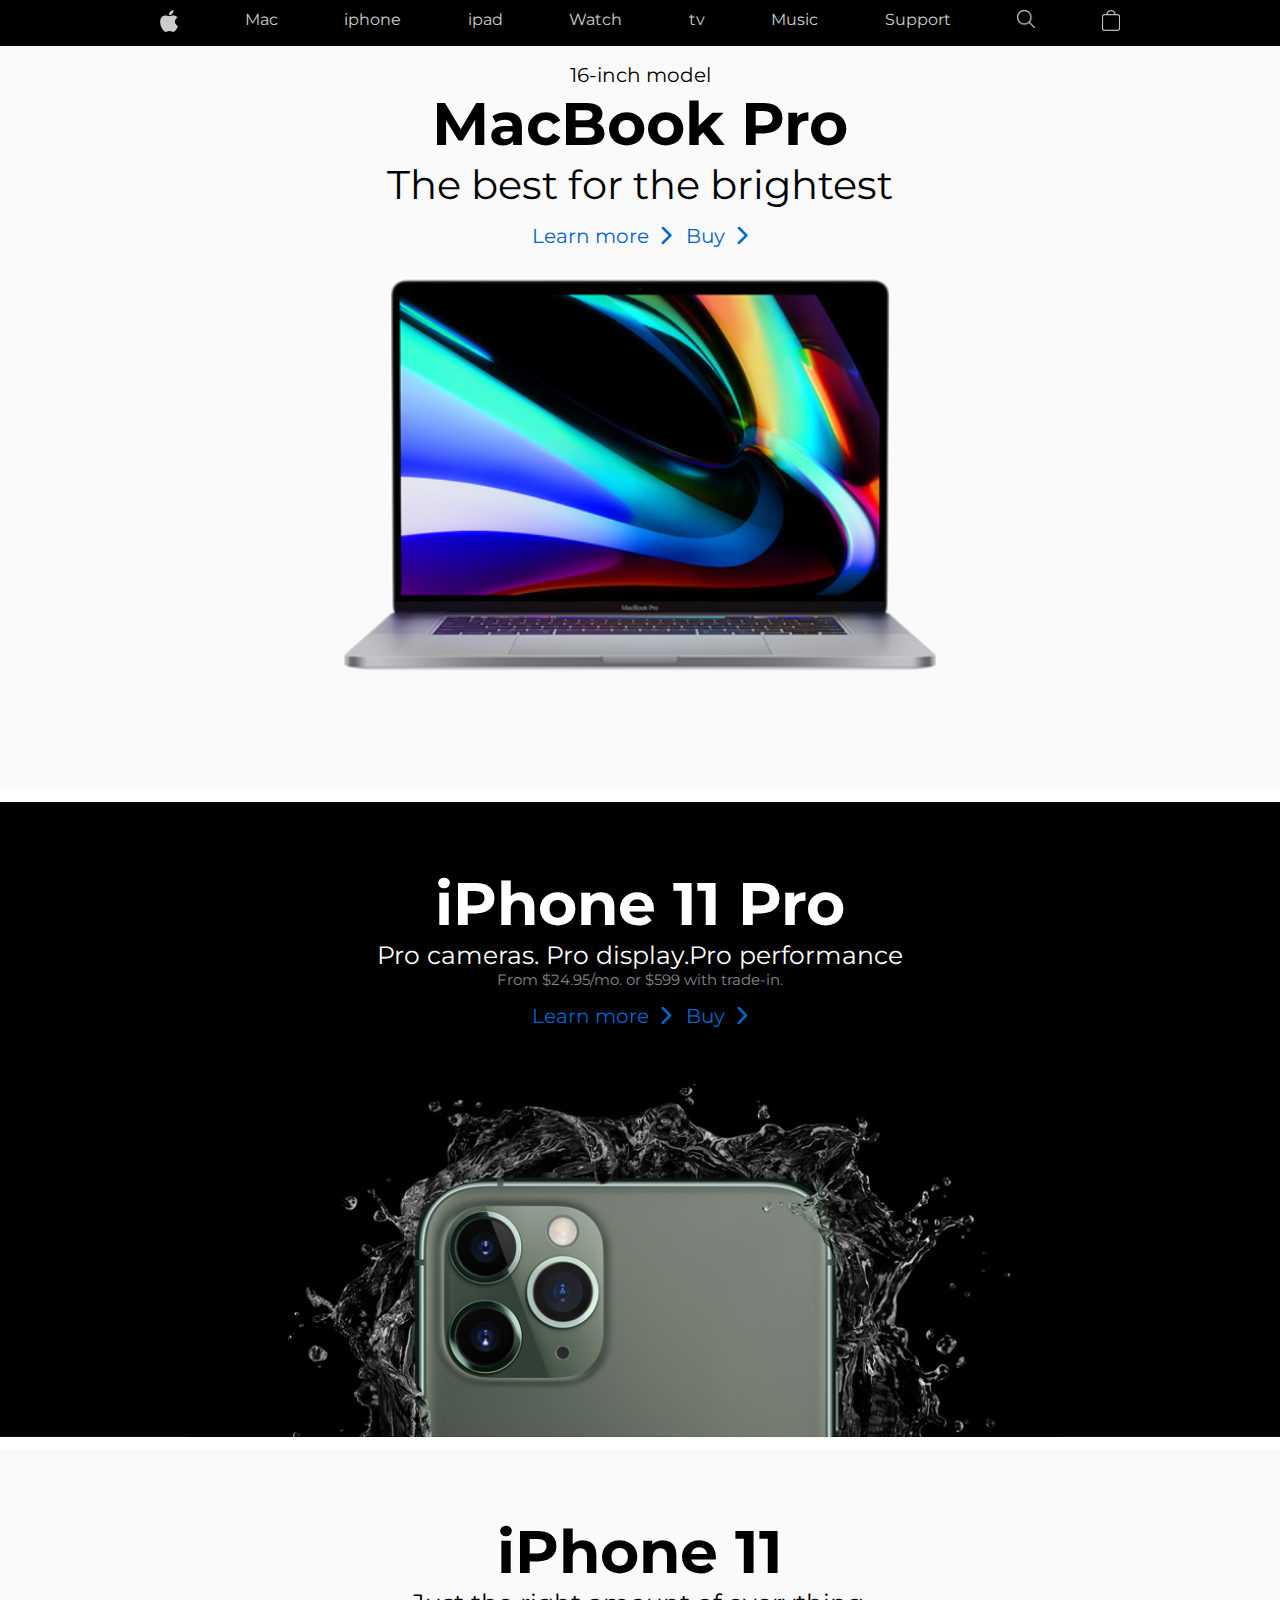
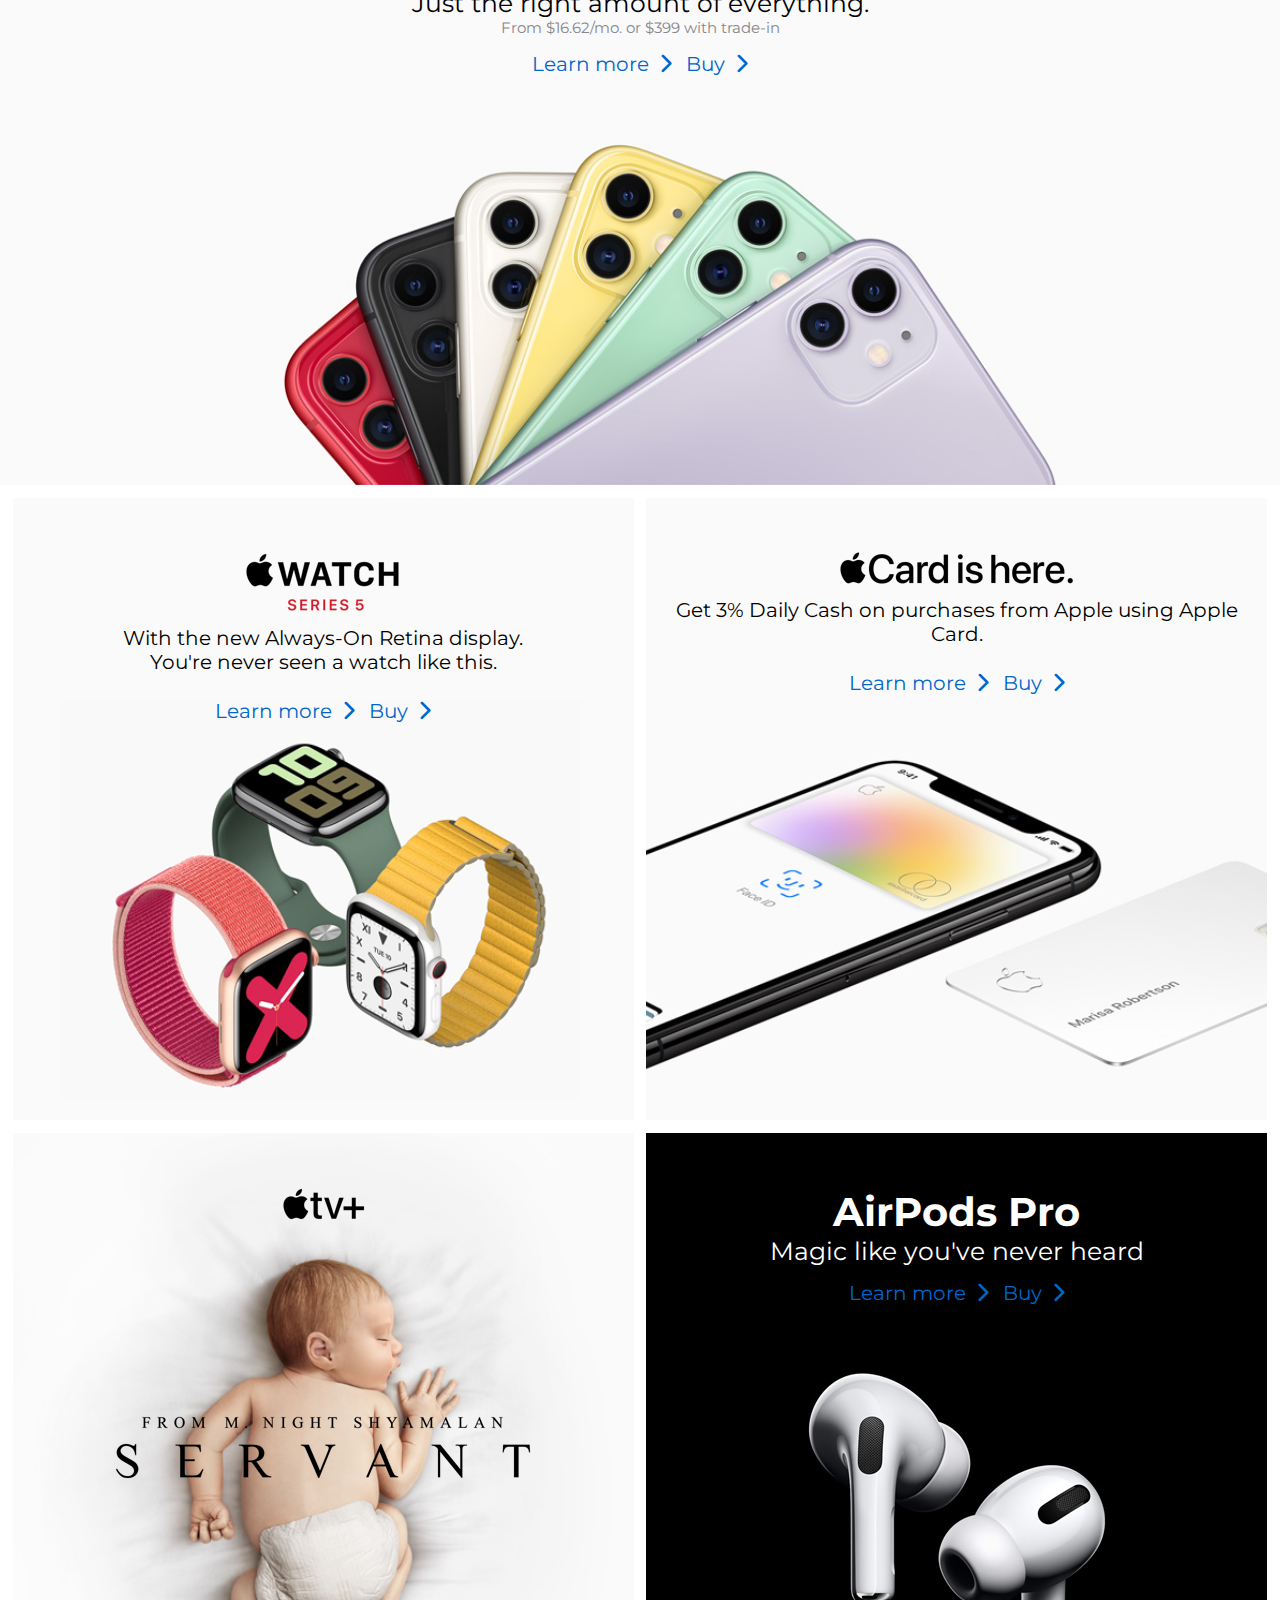
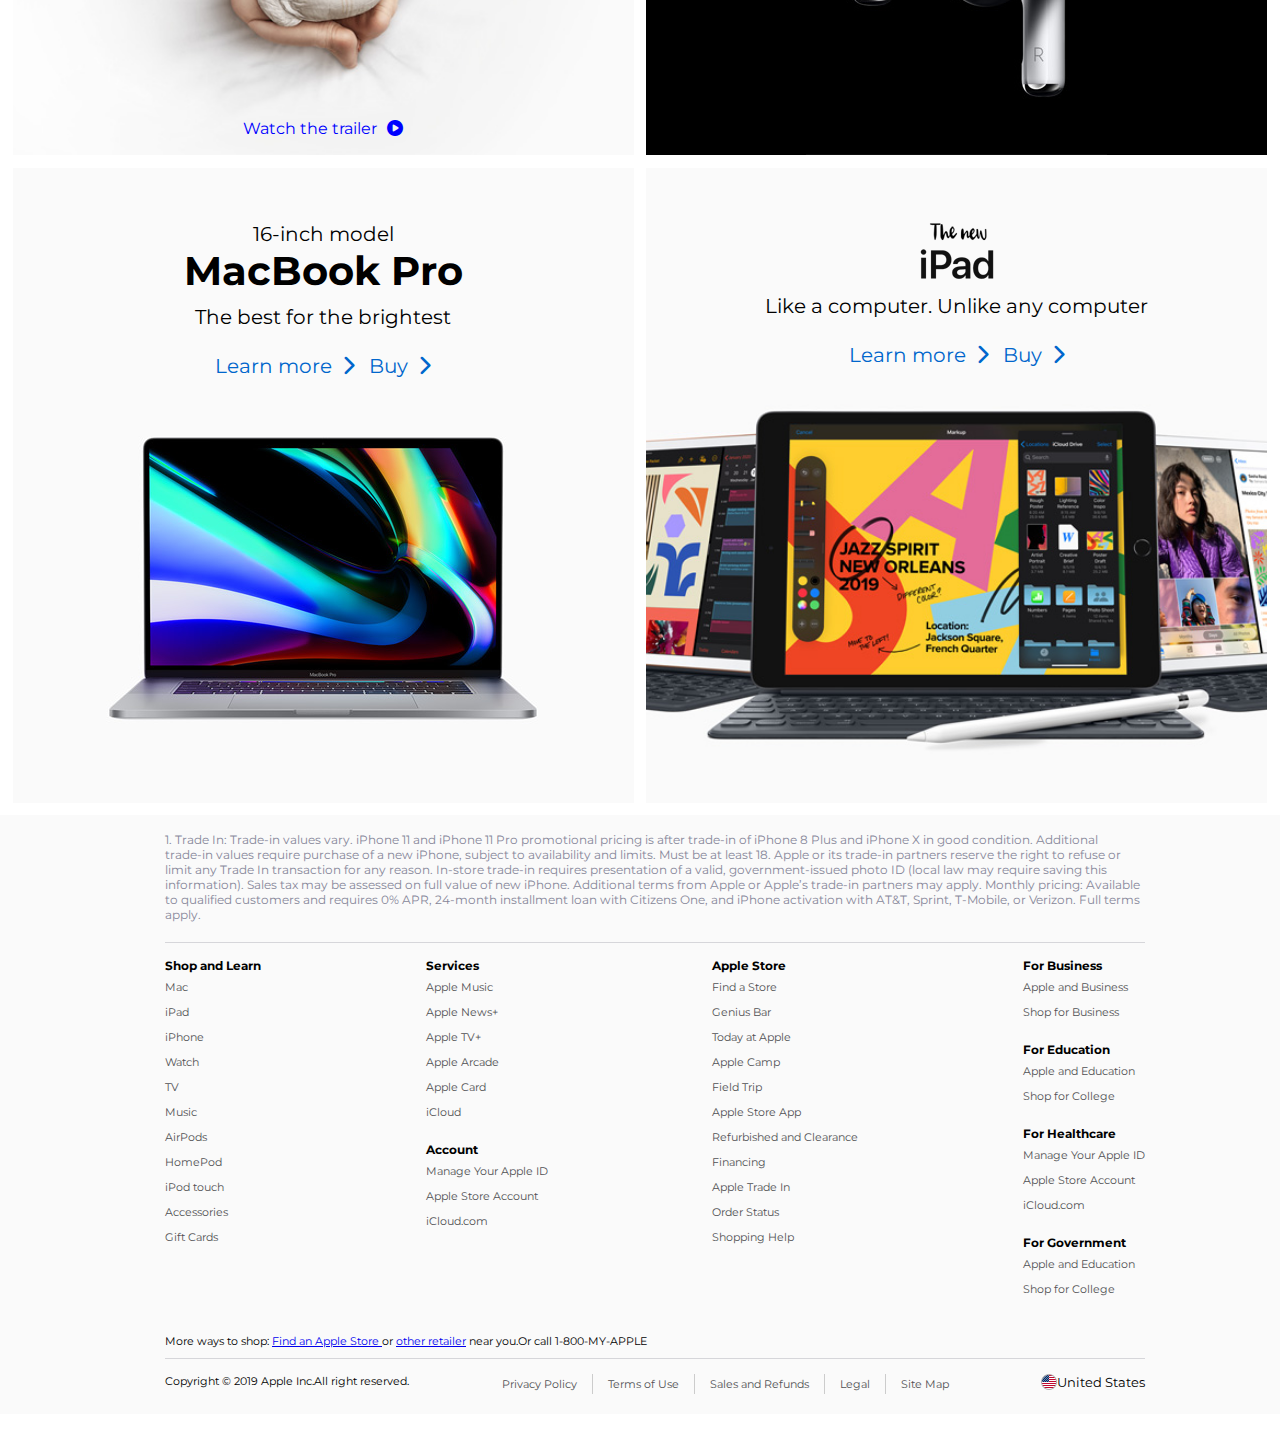
<file: AppleProject/Project/index.html>
<!DOCTYPE html>
<html lang="en">
  <head>
    <meta charset="UTF-8" />
    <meta name="viewport" content="width=device-width, initial-scale=1.0" />
    <link rel="stylesheet" href="./style.css" />
    <link
      rel="stylesheet"
      href="https://cdnjs.cloudflare.com/ajax/libs/font-awesome/6.7.2/css/all.min.css"
      integrity="sha512-Evv84Mr4kqVGRNSgIGL/F/aIDqQb7xQ2vcrdIwxfjThSH8CSR7PBEakCr51Ck+w+/U6swU2Im1vVX0SVk9ABhg=="
      crossorigin="anonymous"
      referrerpolicy="no-referrer"
    />

    <link
      href="https://fonts.googleapis.com/css2?family=Montserrat:ital,wght@0,100..900;1,100..900&family=Roboto:ital,wght@0,100;0,300;0,400;0,500;0,700;0,900;1,100;1,300;1,400;1,500;1,700;1,900&display=swap"
      rel="stylesheet"
    />

    <title>Apple Website HomePage</title>
  </head>
  <body>
    <!-- header section starts here -->
    <header>
      <div class="header-inlined">
        <ul>
          <li>
            <a href="#"
              ><img
                src="../Resources/apple-html-css-replica/images/icons/logo.png"
                alt="logo"
            /></a>
          </li>
          <li><a href="#">Mac</a></li>
          <li><a href="#">iphone</a></li>
          <li><a href="#">ipad</a></li>
          <li><a href="#">Watch</a></li>
          <li><a href="#">tv</a></li>
          <li><a href="#">Music</a></li>
          <li><a href="#">Support</a></li>
          <li>
            <a href="#"
              ><img
                src="../Resources/apple-html-css-replica/images/icons/search-icon.png"
                alt="search"
            /></a>
          </li>
          <li>
            <a href="#"
              ><img
                src="../Resources/apple-html-css-replica/images/icons/cart.png"
                alt="cart"
            /></a>
          </li>
        </ul>
      </div>
    </header>
    <!-- header section end-->
    <!-- section 1 MacBook Pro starts here -->
    <section class="sec1">
      <div class="center">
        <div class="model">16-inch model</div>
        <div class="product-name">MacBook Pro</div>
        <div class="property">The best for the brightest</div>
        <div class="link">
          <ul>
            <li><a href="#">Learn more</a></li>
            <li><a href="#">Buy</a></li>
          </ul>
        </div>
        <div class="macbookpro">
          <img
            src="../Resources/apple-html-css-replica/images/home/macbook-pro.jpg"
            alt="MacBook Pro"
          />
        </div>
      </div>
    </section>
    <!-- section 1 MacBook Pro end here -->
    <!-- section 2 iPhone 11 Pro starts here -->
    <section>
      <div class="center iphone-11-pro">
        <div class="product-name">iPhone 11 Pro</div>
        <div class="description">Pro cameras. Pro display.Pro performance</div>
        <div class="price">From $24.95/mo. or $599 with trade-in.</div>
        <div class="link">
          <ul>
            <li><a href="#">Learn more</a></li>
            <li><a href="#">Buy</a></li>
          </ul>
        </div>
      </div>
    </section>
    <!-- section 2 iPhone 11 Pro end here -->
    <!-- section 3 iPhone 11 starts here -->
    <section>
      <div class="center iphone-11">
        <div class="product-name">iPhone 11</div>
        <div class="description">Just the right amount of everything.</div>
        <div class="price">From $16.62/mo. or $399 with trade-in</div>
        <div class="link">
          <ul>
            <li><a href="#">Learn more</a></li>
            <li><a href="#">Buy</a></li>
          </ul>
        </div>
      </div>
    </section>
    <!-- section 3 iPhone 11 end here -->
    <!--  section 4 inlined watch and card start here-->
    <section>
      <div class="inlined-watch-card">
        <div class="watch-wrapper">
          <div class="watch-img">
            <img
              src="../Resources/apple-html-css-replica/images/icons/watch-series5-logo.png"
              alt="watch-series-logo"
            />
          </div>
          <div class="description-inlined">
            With the new Always-On Retina display. <br />You're never seen a
            watch like this.
          </div>
          <div class="link">
            <ul>
              <li><a href="#">Learn more</a></li>
              <li><a href="#">Buy</a></li>
            </ul>
          </div>
        </div>
        <div class="card-wrapper">
          <div class="card-img">
            <img
              src="../Resources/apple-html-css-replica/images/icons/apple-card-logo.png"
              alt="card logo"
            />
          </div>
          <div class="description-inlined">
            Get 3% Daily Cash on purchases from Apple using Apple Card.
          </div>
          <div class="link">
            <ul>
              <li><a href="#">Learn more</a></li>
              <li><a href="#">Buy</a></li>
            </ul>
          </div>
        </div>
      </div>
    </section>
    <!--  section 4 inlined watch and card end here-->
    <!--  section 5 inlined servant and Airpod start here-->
    <section>
      <div class="inlined-tv-airpod">
        <div class="tv-wrapper">
          <div class="apple-tv-logo"><img src="../Resources/apple-html-css-replica/images/icons/apple-tv-logo.png" alt="apple tv "></div>
          <div class="servant-logo"><img src="../Resources/apple-html-css-replica/images/icons/servant-logo.png" alt="servant"></div>
          <div class="tv-link"><a href="#">Watch the trailer</a></div>

        </div>

        <div class="airpod-wrapper">
          <div class="black-bg">
          <div class="name">AirPods Pro</div>
          <div class="description">Magic like you've never heard</div>
          <div class="link">  <ul>
              <li><a href="#">Learn more</a></li>
              <li><a href="#">Buy</a></li>
            </ul></div>
          </div>
        </div>

      </div>
    </section>
    <!--  section 5 inlined servant and Airpod end here-->
    <!--  section 6 inlined MacBook Pro and iPad start here-->
    <section>
      <div class="inlined-MacBook-iPad">
        <div class="macbookpro-left">
          <div class="model">16-inch model</div>
          <div class="product-name-inlined">MacBook Pro</div>
          <div class="description-inlined">The best for the brightest</div>
          <div class="link sec-6-left-link">
            <ul>
              <li><a href="#">Learn more</a></li>
              <li><a href="#">Buy</a></li>
            </ul>
          </div>
        </div>
        <div class="ipad">
          <div class="ipad-img">
            <img
              src="../Resources/apple-html-css-replica/images/icons/new-ipad-logo.png"
              alt="ipad"
            />
          </div>
          <div class="description-inlined">
            Like a computer. Unlike any computer
          </div>
          <div class="link">
            <ul>
              <li><a href="#">Learn more</a></li>
              <li><a href="#">Buy</a></li>
            </ul>
          </div>
        </div>
      </div>
    </section>

    <!--  section 6 inlined MacBook Pro and iPad end here-->
    <!--  Footer start here-->

    <footer>
      <div class="paragraph">
        <p>
          1. Trade In: Trade‑in values vary. iPhone 11 and iPhone 11 Pro
          promotional pricing is after trade‑in of iPhone 8 Plus and iPhone X in
          good condition. Additional trade‑in values require purchase of a new
          iPhone, subject to availability and limits. Must be at least 18. Apple
          or its trade-in partners reserve the right to refuse or limit any
          Trade In transaction for any reason. In‑store trade‑in requires
          presentation of a valid, government-issued photo ID (local law may
          require saving this information). Sales tax may be assessed on full
          value of new iPhone. Additional terms from Apple or Apple’s trade-in
          partners may apply. Monthly pricing: Available to qualified customers
          and requires 0% APR, 24‑month installment loan with Citizens One, and
          iPhone activation with AT&T, Sprint, T‑Mobile, or Verizon. Full terms
          apply.
        </p>
      </div>
      <div class="inlined-footer">
        <div class="first-column">
          <div class="title">Shop and Learn</div>
          <ul>
            <li><a href="#">Mac</a></li>
            <li><a href="#">iPad</a></li>
            <li><a href="#">iPhone</a></li>
            <li><a href="#">Watch</a></li>
            <li><a href="#">TV</a></li>
            <li><a href="#">Music</a></li>
            <li><a href="#">AirPods</a></li>
            <li><a href="#">HomePod</a></li>
            <li><a href="#">iPod touch</a></li>
            <li><a href="#">Accessories</a></li>
            <li><a href="#">Gift Cards</a></li>
          </ul>
        </div>
        <div class="second-column">
          <div class="title">Services</div>
          <ul>
            <li><a href="#">Apple Music</a></li>
            <li><a href="#">Apple News+</a></li>
            <li><a href="#">Apple TV+</a></li>
            <li><a href="#">Apple Arcade</a></li>
            <li><a href="#">Apple Card</a></li>
            <li><a href="#">iCloud</a></li>
          </ul>
          <br />
          <div>
            <div class="title">Account</div>
            <ul>
              <li><a href="#">Manage Your Apple ID</a></li>
              <li><a href="#">Apple Store Account</a></li>
              <li><a href="#">iCloud.com</a></li>
            </ul>
          </div>
        </div>
        <div class="third-column">
          <div class="title">Apple Store</div>
          <ul>
            <li><a href="#">Find a Store</a></li>
            <li><a href="#">Genius Bar</a></li>
            <li><a href="#">Today at Apple</a></li>
            <li><a href="#">Apple Camp</a></li>
            <li><a href="#">Field Trip</a></li>
            <li><a href="#">Apple Store App</a></li>
            <li><a href="#">Refurbished and Clearance</a></li>
            <li><a href="#">Financing</a></li>
            <li><a href="#">Apple Trade In</a></li>
            <li><a href="#">Order Status</a></li>
            <li><a href="#">Shopping Help</a></li>
          </ul>
        </div>
        <div class="fourth-column">
          <div class="title">For Business</div>
          <ul>
            <li><a href="#">Apple and Business</a></li>
            <li><a href="#">Shop for Business</a></li>
          </ul>
          <br />
          <div>
            <div class="title">For Education</div>
            <ul>
              <li><a href="#">Apple and Education</a></li>
              <li><a href="#">Shop for College</a></li>
            </ul>
          </div>
          <br />
          <div>
            <div class="title">For Healthcare</div>
            <ul>
              <li><a href="#">Manage Your Apple ID</a></li>
              <li><a href="#">Apple Store Account</a></li>
              <li><a href="#">iCloud.com</a></li>
            </ul>
          </div>
          <br />
          <div>
            <div class="title">For Government</div>
            <ul>
              <li><a href="#">Apple and Education</a></li>
              <li><a href="#">Shop for College</a></li>
            </ul>
          </div>
          <br />
        </div>
      </div>
      <div class="more-ways">
        More ways to shop: <a href="#">Find an Apple Store </a>or
        <a href="#">other retailer</a> near you.Or call 1-800-MY-APPLE
      </div>
      <div class="copyright-links-US">
        <div class="copy">
          Copyright &copy; 2019 Apple Inc.All right reserved.
        </div>
        <div class="inlined-links">
          <ul>
           <div class="privacy"><li><a href="#">Privacy Policy</a></li>
            <!-- <div class="separator"></div> -->
            </div>
            <div class="terms">
            <li><a href="#">Terms of Use</a></li>
            <!-- <div class="separator"></div> -->
            </div>
            <div class="sales">
            <li><a href="#">Sales and Refunds</a></li>
            <!-- <div class="separator"></div> -->
            </div>
             <div class="legal">
              <li><a href="#">Legal</a></li>
            </div>
            <div class="site">
            <li><a href="#">Site Map</a></li>
          </ul>
        </div>
                <div class="flag-US-inlined">
          <div class="flag">
            <img
              src="../Resources/apple-html-css-replica/images/icons/16.png"
              alt="US-flag"
            />
          </div>
          <div class="US">United States</div>
        </div>
          </div>
    </footer>
    <!--  Footer end here-->
  </body>
</html>
</file>
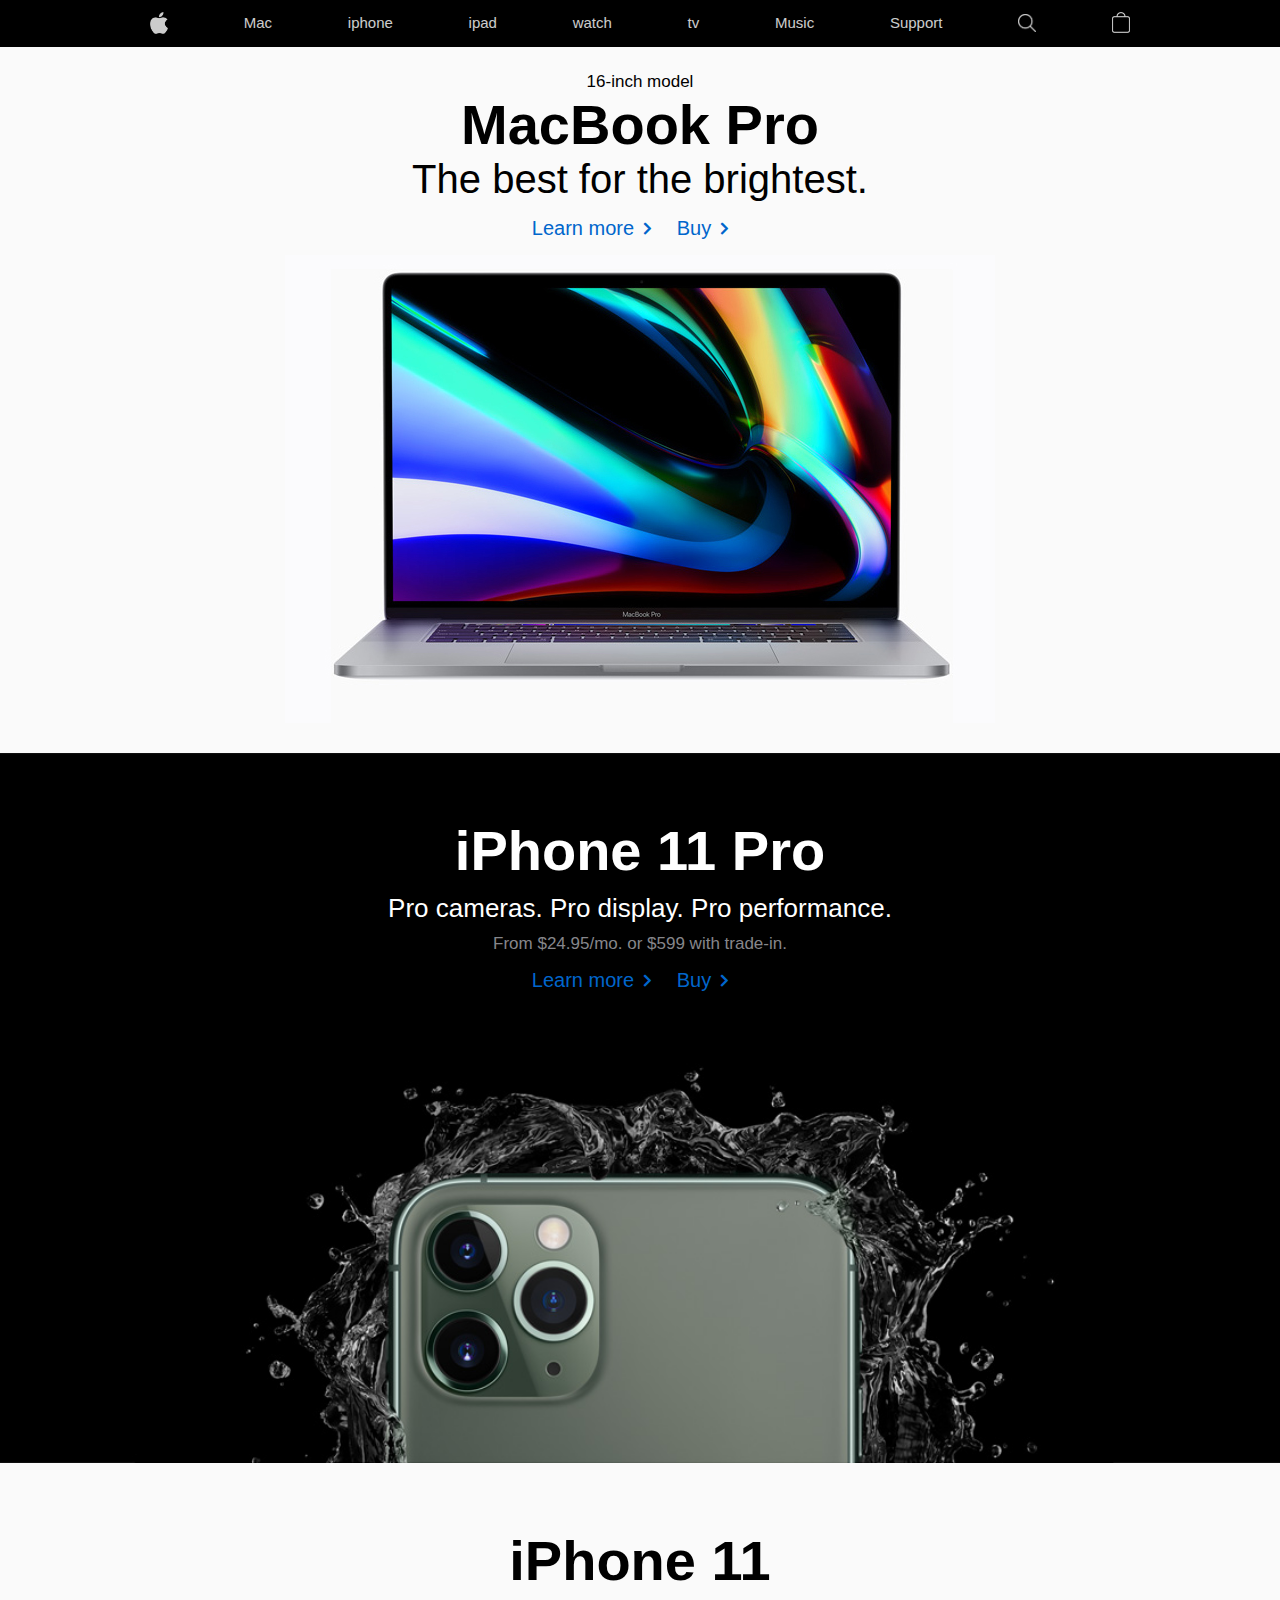
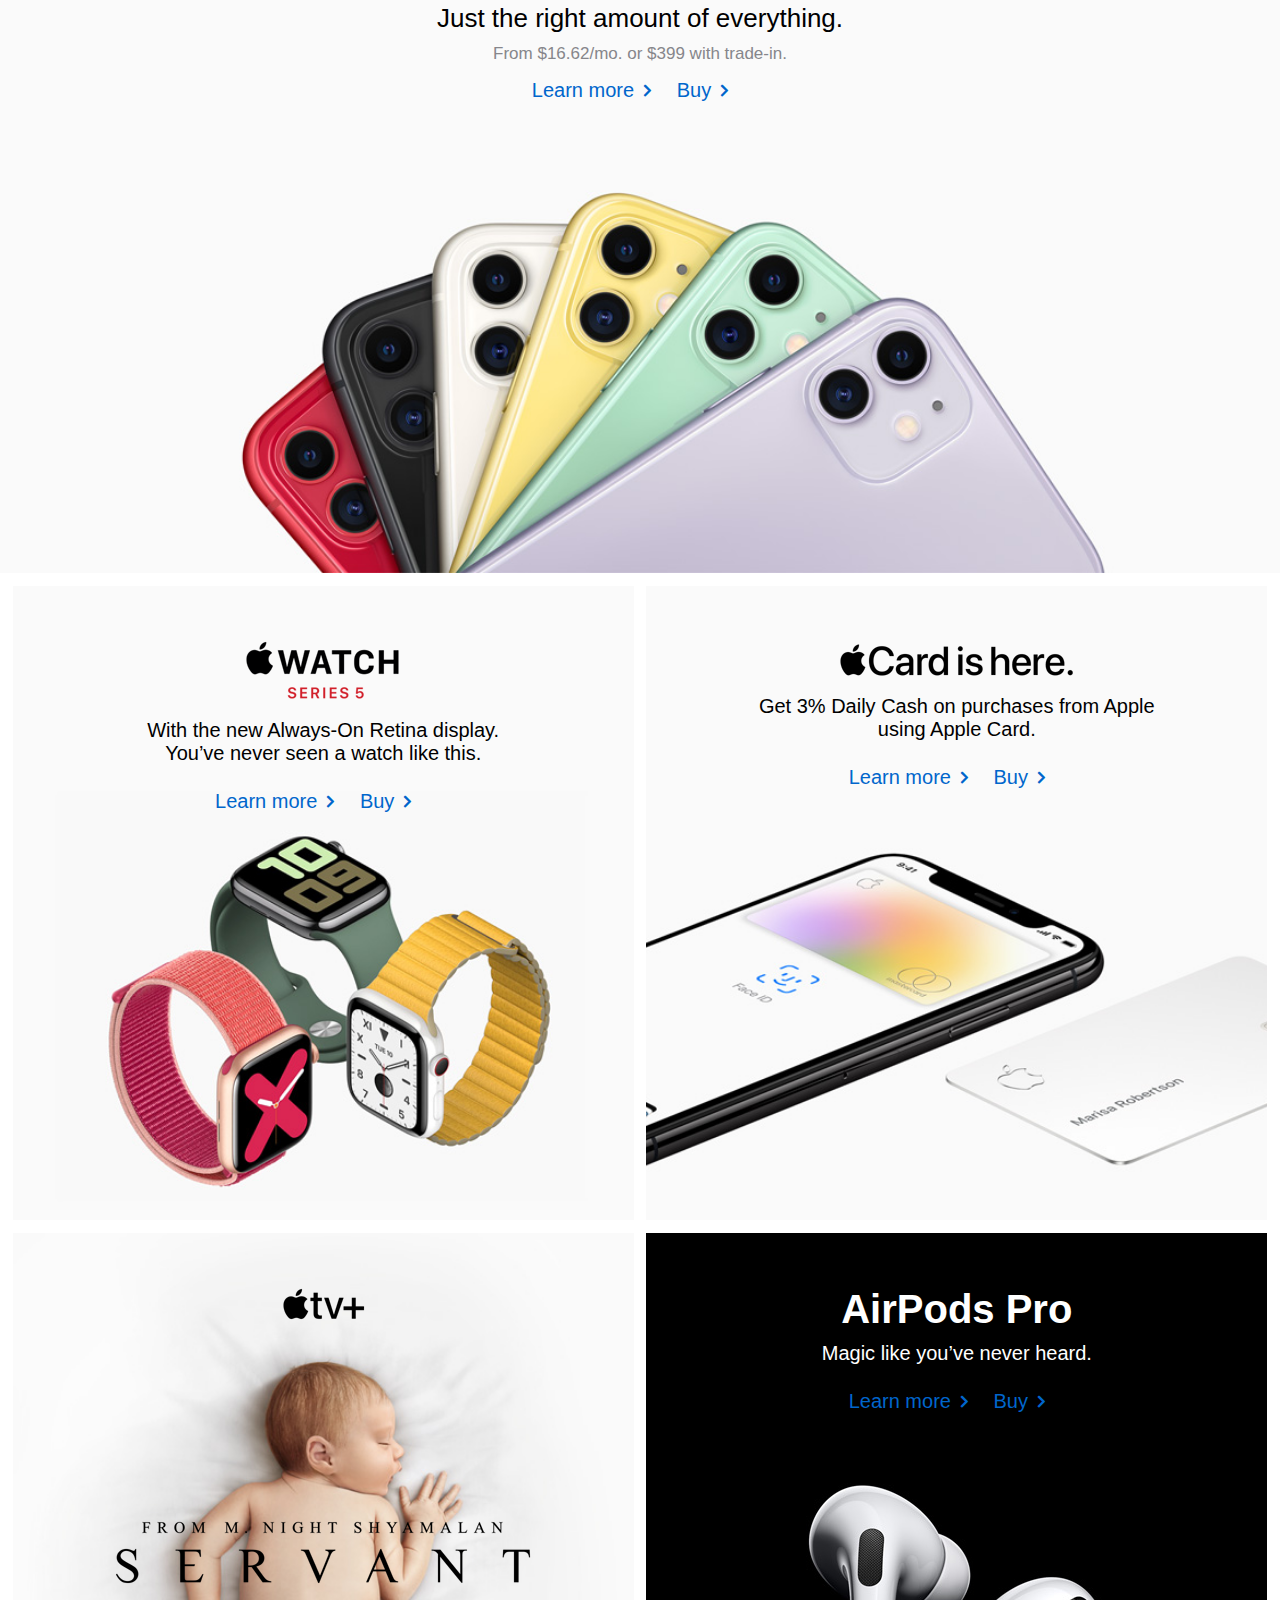
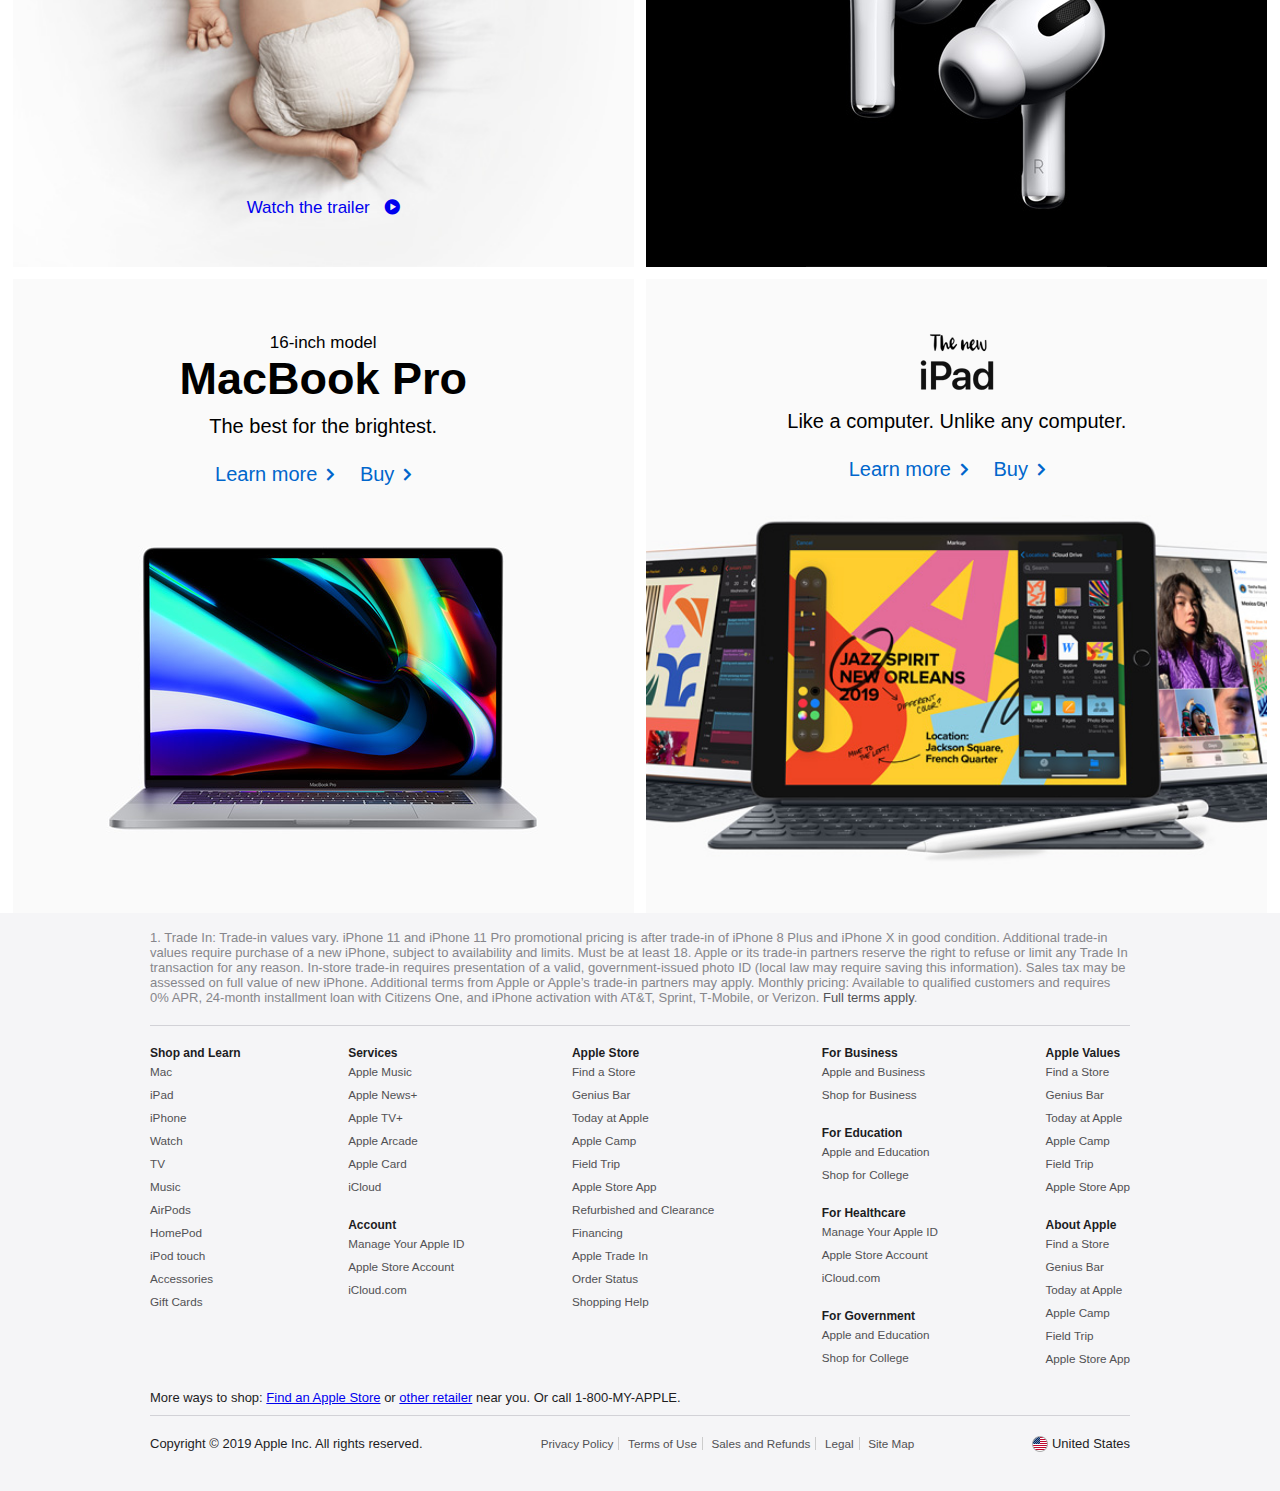
<file: AppleProject/Resources/apple-html-css-replica/index.html>
<!DOCTYPE html>
<html>
  <head>
    <title>Apple Website</title>
    <link rel="stylesheet" type="text/css" href="css/styles.css" />

    <!-- Link to the Font-Awesome Font -->
    <!-- This font gives us the option to use emojies, symbols, common logos and icons as a font -->
    <link
      rel="stylesheet"
      href="https://maxcdn.bootstrapcdn.com/font-awesome/4.6.2/css/font-awesome.min.css"
    />

    <!-- Link to Montserrat font on Google Fonts-->
  </head>
  <body>
    <div class="outer-wrapper">
      <header class="header-wrapper">
        <div class="internal-wrapper">
          <div class="header-links-wrapper">
            <ul>
              <li class="logo-link">
                <a href="/"><img src="images/icons/logo.png" /></a>
              </li>
              <li><a href="/mac/">Mac</a></li>
              <li><a href="#">iphone</a></li>
              <li><a href="#">ipad</a></li>
              <li><a href="#">watch</a></li>
              <li><a href="#">tv</a></li>
              <li><a href="#">Music</a></li>
              <li><a href="#">Support</a></li>
              <li class="search-link">
                <a href="/search/"
                  ><img src="images/icons/search-icon.png"
                /></a>
              </li>
              <li class="cart-link">
                <a href="/cart/"><img src="images/icons/cart.png" /></a>
              </li>
            </ul>
          </div>
        </div>
      </header>

      <section class="main-highlight-wrapper">
        <div class="internal-wrapper">
          <div class="model">16-inch model</div>

          <div class="product-title">MacBook Pro</div>

          <div class="brief-description">The best for the brightest.</div>

          <div class="links-wrapper">
            <ul>
              <li><a href="">Learn more</a></li>
              <li><a href="">Buy</a></li>
            </ul>
          </div>

          <div class="main-image-wrapper">
            <img src="images/home/mac-laptop.jpg" />
          </div>
        </div>
      </section>

      <section class="second-hightlight-wrapper">
        <div class="internal-wrapper">
          <div class="title-wraper">iPhone 11 Pro</div>

          <div class="description-wrapper">
            Pro cameras. Pro display. Pro performance.
          </div>

          <div class="price-wrapper">
            From $24.95/mo. or $599 with trade‑in.
          </div>

          <div class="links-wrapper">
            <ul>
              <li><a href="">Learn more</a></li>
              <li><a href="">Buy</a></li>
            </ul>
          </div>
        </div>
      </section>

      <section class="third-highlight-wrapper">
        <div class="internal-wrapper">
          <div class="title-wraper">iPhone 11</div>
          <div class="description-wrapper">
            Just the right amount of everything.
          </div>
          <div class="price-wrapper">
            From $16.62/mo. or $399 with trade‑in.
          </div>
          <div class="links-wrapper">
            <ul>
              <li><a href="">Learn more</a></li>
              <li><a href="">Buy</a></li>
            </ul>
          </div>
        </div>
      </section>

      <section class="fourth-heghlight-wrapper">
        <div class="left-side-wrapper">
          <div class="top-logo-wrapper">
            <div class="logo-wrapper">
              <img src="images/icons/watch-series5-logo.png" />
            </div>
          </div>
          <div class="description-wraper">
            With the new Always-On Retina display.<br />
            You’ve never seen a watch like this.
          </div>
          <div class="links-wrapper">
            <ul>
              <li><a href="">Learn more</a></li>
              <li><a href="">Buy</a></li>
            </ul>
          </div>
        </div>
        <div class="right-side-wrapper">
          <div class="top-logo-wrapper">
            <div class="logo-wrapper">
              <img src="images/icons/apple-card-logo.png" />
            </div>
          </div>
          <div class="description-wraper">
            Get 3% Daily Cash on purchases from Apple using Apple Card.
          </div>
          <div class="links-wrapper">
            <ul>
              <li><a href="">Learn more</a></li>
              <li><a href="">Buy</a></li>
            </ul>
          </div>
        </div>
      </section>
      <section class="fifth-heghlight-wrapper">
        <div class="left-side-wrapper">
          <div class="top-logo-wrapper">
            <div class="logo-wrapper">
              <img src="images/icons/apple-tv-logo.png" />
            </div>
          </div>

          <div class="tvshow-logo-wraper">
            <img src="images/icons/servant-logo.png" />
          </div>

          <div class="watch-more-wrapper">
            <a href="#">Watch the trailer</a>
          </div>
        </div>
        <div class="right-side-wrapper">
          <div class="top-logo-wrapper">
            <div class="logo-wrapper">AirPods Pro</div>
          </div>

          <div class="description-wraper">Magic like you’ve never heard.</div>

          <div class="links-wrapper">
            <ul>
              <li><a href="">Learn more</a></li>
              <li><a href="">Buy</a></li>
            </ul>
          </div>
        </div>
      </section>
      <section class="sixth-heghlight-wrapper">
        <div class="left-side-wrapper">
          <div class="model">16-inch model</div>

          <div class="product-title-small">MacBook Pro</div>

          <div class="description-wraper">The best for the brightest.</div>

          <div class="links-wrapper">
            <ul>
              <li><a href="">Learn more</a></li>
              <li><a href="">Buy</a></li>
            </ul>
          </div>
        </div>
        <div class="right-side-wrapper">
          <div class="top-logo-wrapper">
            <div class="logo-wrapper">
              <img src="images/icons/new-ipad-logo.png" />
            </div>
          </div>

          <div class="description-wraper">
            Like a computer. Unlike any computer.
          </div>

          <div class="links-wrapper">
            <ul>
              <li><a href="">Learn more</a></li>
              <li><a href="">Buy</a></li>
            </ul>
          </div>
        </div>
      </section>

      <footer class="footer-wrapper">
        <div class="internal-wrapper">
          <div class="upper-text-container">
            1. Trade In: Trade‑in values vary. iPhone 11 and iPhone 11 Pro
            promotional pricing is after trade‑in of iPhone 8 Plus and iPhone X
            in good condition. Additional trade‑in values require purchase of a
            new iPhone, subject to availability and limits. Must be at least 18.
            Apple or its trade-in partners reserve the right to refuse or limit
            any Trade In transaction for any reason. In‑store trade‑in requires
            presentation of a valid, government-issued photo ID (local law may
            require saving this information). Sales tax may be assessed on full
            value of new iPhone. Additional terms from Apple or Apple’s trade-in
            partners may apply. Monthly pricing: Available to qualified
            customers and requires 0% APR, 24‑month installment loan with
            Citizens One, and iPhone activation with AT&T, Sprint, T‑Mobile, or
            Verizon. <a href="#"> Full terms apply</a>.
          </div>
          <div class="footer-links-wrapper">
            <div class="links-wrapper-1">
              <h3>Shop and Learn</h3>
              <ul>
                <li><a href="#">Mac</a></li>
                <li><a href="#">iPad</a></li>
                <li><a href="#">iPhone</a></li>
                <li><a href="#">Watch</a></li>
                <li><a href="#">TV</a></li>
                <li><a href="#">Music</a></li>
                <li><a href="#">AirPods</a></li>
                <li><a href="#">HomePod</a></li>
                <li><a href="#">iPod touch</a></li>
                <li><a href="#">Accessories</a></li>
                <li><a href="#">Gift Cards</a></li>
              </ul>
            </div>
            <div class="links-wrapper-2">
              <h3>Services</h3>
              <ul>
                <li><a href="#">Apple Music</a></li>
                <li><a href="#">Apple News+</a></li>
                <li><a href="#">Apple TV+</a></li>
                <li><a href="#">Apple Arcade</a></li>
                <li><a href="#">Apple Card</a></li>
                <li><a href="#">iCloud</a></li>
              </ul>
              <h3>Account</h3>
              <ul>
                <li><a href="#">Manage Your Apple ID</a></li>
                <li><a href="#">Apple Store Account</a></li>
                <li><a href="#">iCloud.com</a></li>
              </ul>
            </div>
            <div class="links-wrapper-3">
              <h3>Apple Store</h3>
              <ul>
                <li><a href="#">Find a Store</a></li>
                <li><a href="#">Genius Bar</a></li>
                <li><a href="#">Today at Apple</a></li>
                <li><a href="#">Apple Camp</a></li>
                <li><a href="#">Field Trip</a></li>
                <li><a href="#">Apple Store App</a></li>
                <li><a href="#">Refurbished and Clearance</a></li>
                <li><a href="#">Financing</a></li>
                <li><a href="#">Apple Trade In</a></li>
                <li><a href="#">Order Status</a></li>
                <li><a href="#">Shopping Help</a></li>
              </ul>
            </div>
            <div class="links-wrapper-4">
              <h3>For Business</h3>
              <ul>
                <li><a href="#">Apple and Business</a></li>
                <li><a href="#">Shop for Business</a></li>
              </ul>
              <h3>For Education</h3>
              <ul>
                <li><a href="#">Apple and Education</a></li>
                <li><a href="#">Shop for College</a></li>
              </ul>
              <h3>For Healthcare</h3>
              <ul>
                <li><a href="#">Manage Your Apple ID</a></li>
                <li><a href="#">Apple Store Account</a></li>
                <li><a href="#">iCloud.com</a></li>
              </ul>
              <h3>For Government</h3>
              <ul>
                <li><a href="#">Apple and Education</a></li>
                <li><a href="#">Shop for College</a></li>
              </ul>
            </div>

            <div class="links-wrapper-5">
              <h3>Apple Values</h3>
              <ul>
                <li><a href="#">Find a Store</a></li>
                <li><a href="#">Genius Bar</a></li>
                <li><a href="#">Today at Apple</a></li>
                <li><a href="#">Apple Camp</a></li>
                <li><a href="#">Field Trip</a></li>
                <li><a href="#">Apple Store App</a></li>
              </ul>
              <h3>About Apple</h3>
              <ul>
                <li><a href="#">Find a Store</a></li>
                <li><a href="#">Genius Bar</a></li>
                <li><a href="#">Today at Apple</a></li>
                <li><a href="#">Apple Camp</a></li>
                <li><a href="#">Field Trip</a></li>
                <li><a href="#">Apple Store App</a></li>
              </ul>
            </div>
          </div>
          <div class="my-apple-wrapper">
            More ways to shop: <a href="#">Find an Apple Store</a> or
            <a href="#">other retailer</a> near you. Or call 1-800-MY-APPLE.
          </div>
          <div class="copyright-wrapper">
            <div class="copyright">
              Copyright © 2019 Apple Inc. All rights reserved.
            </div>
            <div class="footer-links-terms">
              <ul>
                <li><a href="#">Privacy Policy</a></li>
                <li><a href="#">Terms of Use</a></li>
                <li><a href="#">Sales and Refunds</a></li>
                <li><a href="#">Legal</a></li>
                <li><a href="#">Site Map</a></li>
              </ul>
            </div>
            <div class="footer-country">
              <div class="flag-wrapper"><img src="images/icons/16.png" /></div>
              <div class="footer-country-name">United States</div>
            </div>
          </div>
        </div>
      </footer>
    </div>
  </body>
</html>
</file>
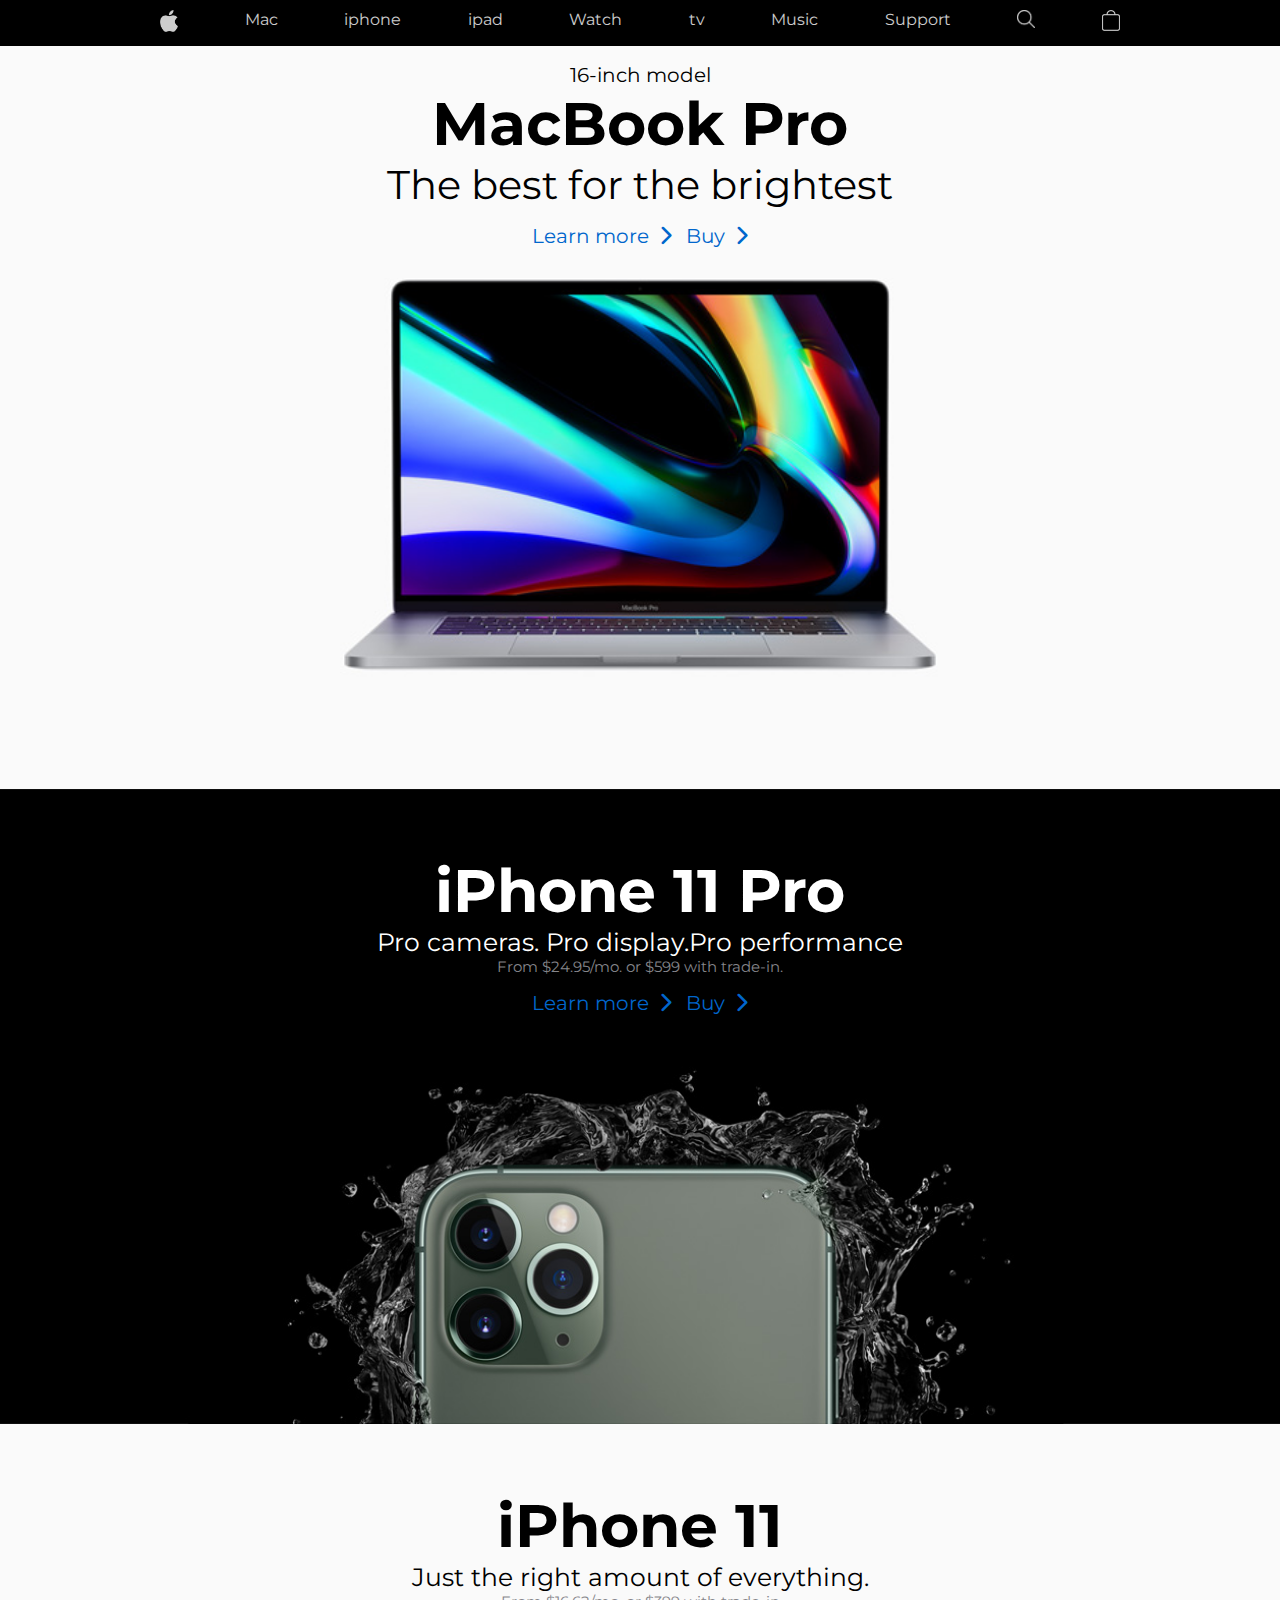
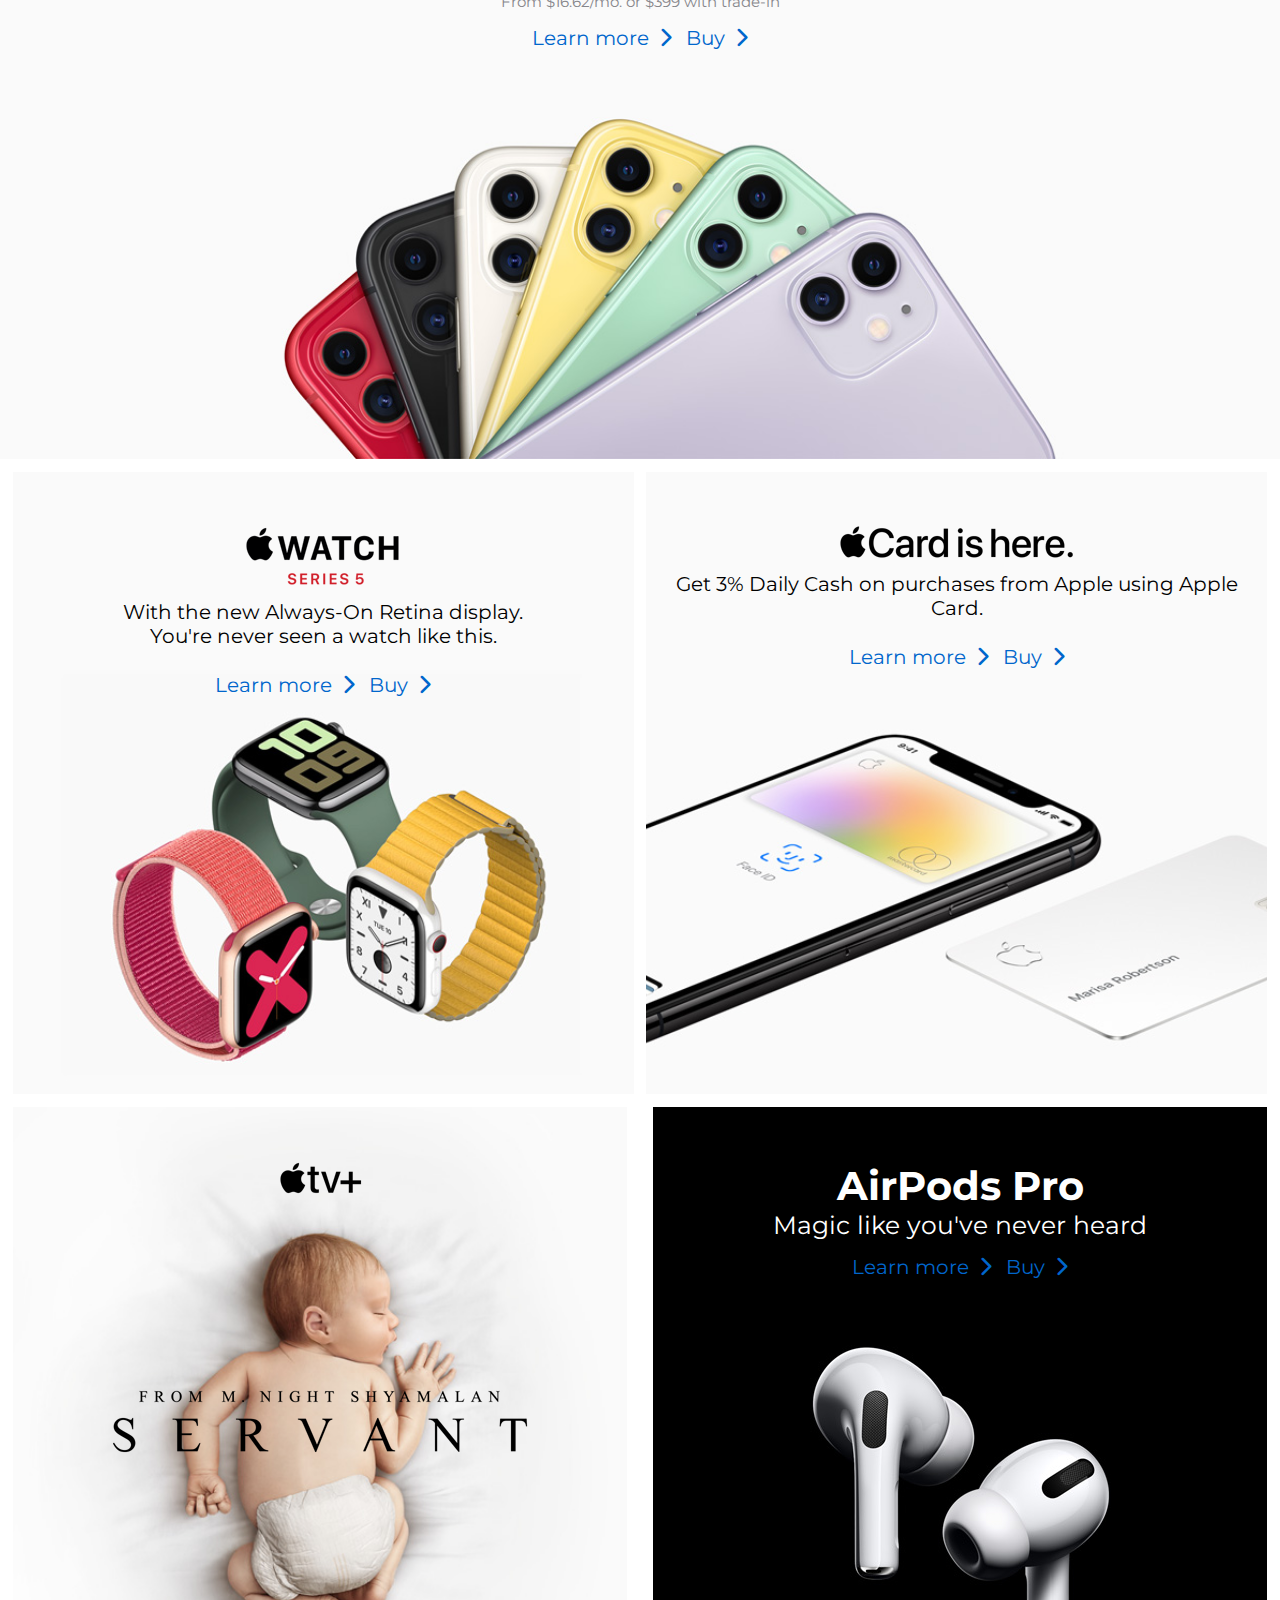
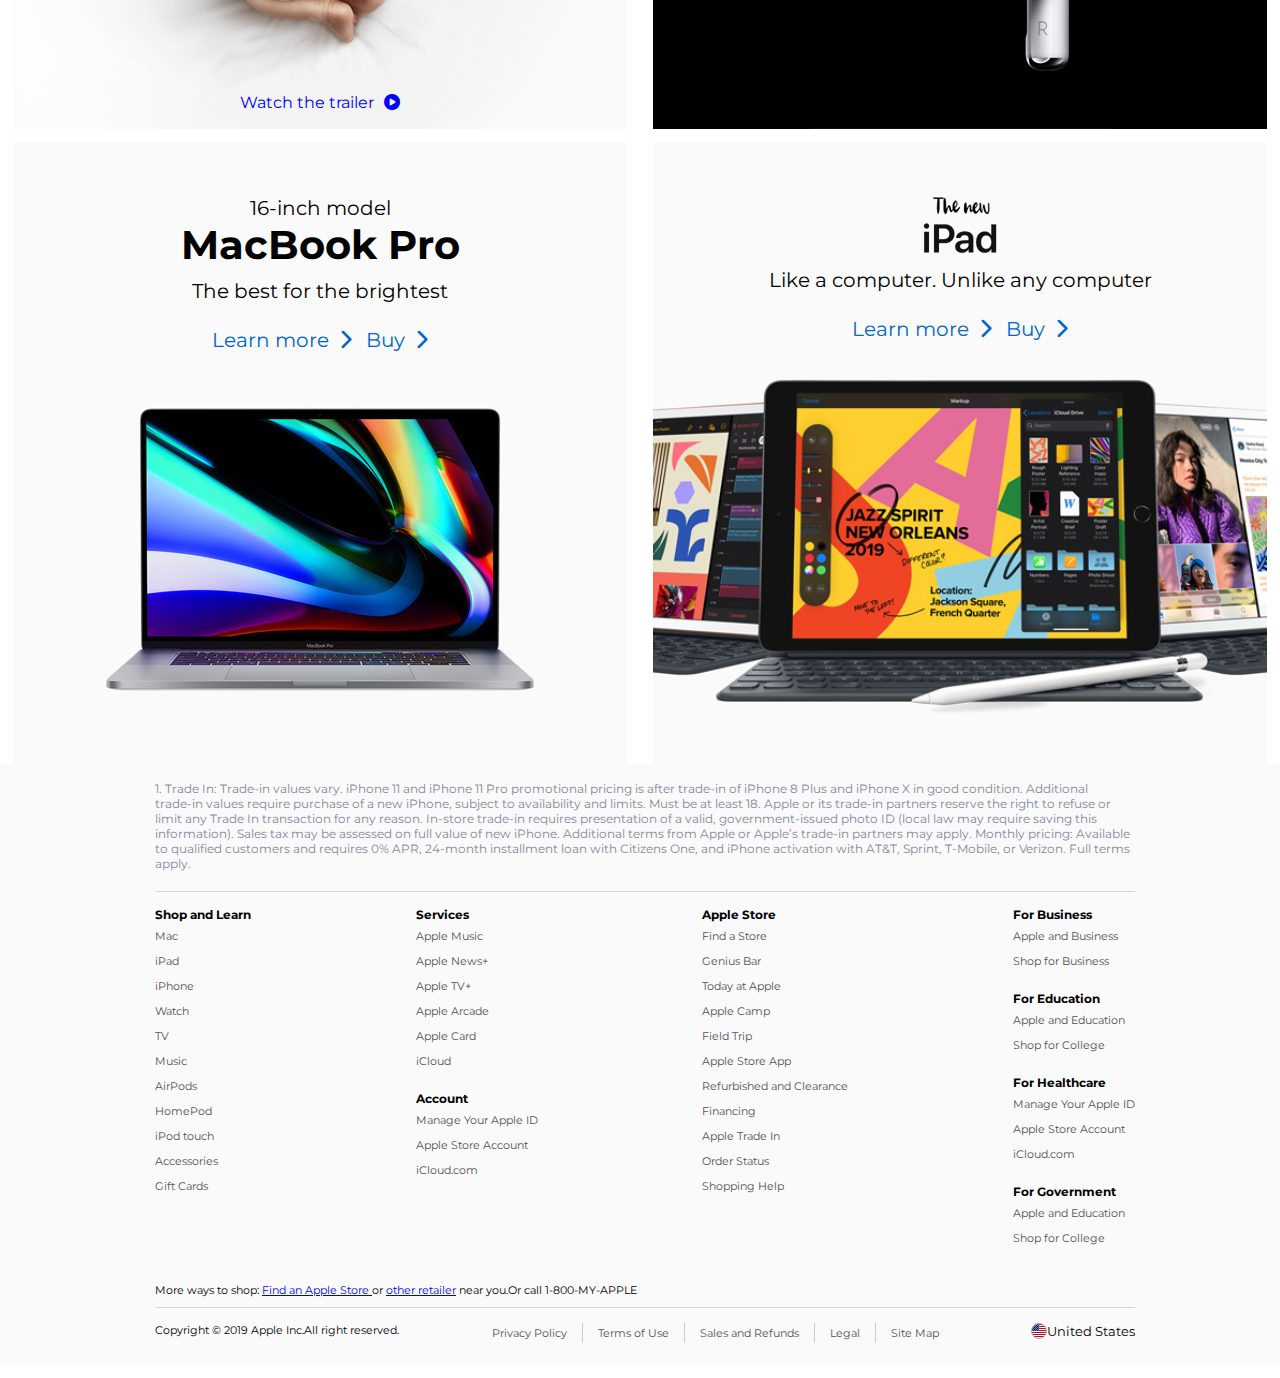
<file: Desktop/evangadi/phase_1/week_4/AppleProject/Project/index.html>
<!DOCTYPE html>
<html lang="en">
  <head>
    <meta charset="UTF-8" />
    <meta name="viewport" content="width=device-width, initial-scale=1.0" />
    <link rel="stylesheet" href="./style.css" />
    <link
      rel="stylesheet"
      href="https://cdnjs.cloudflare.com/ajax/libs/font-awesome/6.7.2/css/all.min.css"
      integrity="sha512-Evv84Mr4kqVGRNSgIGL/F/aIDqQb7xQ2vcrdIwxfjThSH8CSR7PBEakCr51Ck+w+/U6swU2Im1vVX0SVk9ABhg=="
      crossorigin="anonymous"
      referrerpolicy="no-referrer"
    />

    <link
      href="https://fonts.googleapis.com/css2?family=Montserrat:ital,wght@0,100..900;1,100..900&family=Roboto:ital,wght@0,100;0,300;0,400;0,500;0,700;0,900;1,100;1,300;1,400;1,500;1,700;1,900&display=swap"
      rel="stylesheet"
    />

    <title>Apple Website HomePage</title>
  </head>
  <body>
    <!-- header section starts here -->
    <header>
      <div class="header-inlined">
        <ul>
          <li>
            <a href="#"
              ><img
                src="../Resources/apple-html-css-replica/images/icons/logo.png"
                alt="logo"
            /></a>
          </li>
          <li><a href="#">Mac</a></li>
          <li><a href="#">iphone</a></li>
          <li><a href="#">ipad</a></li>
          <li><a href="#">Watch</a></li>
          <li><a href="#">tv</a></li>
          <li><a href="#">Music</a></li>
          <li><a href="#">Support</a></li>
          <li>
            <a href="#"
              ><img
                src="../Resources/apple-html-css-replica/images/icons/search-icon.png"
                alt="search"
            /></a>
          </li>
          <li>
            <a href="#"
              ><img
                src="../Resources/apple-html-css-replica/images/icons/cart.png"
                alt="cart"
            /></a>
          </li>
        </ul>
      </div>
    </header>
    <!-- header section end-->
    <!-- section 1 MacBook Pro starts here -->
    <section class="sec1">
      <div class="center">
        <div class="model">16-inch model</div>
        <div class="product-name">MacBook Pro</div>
        <div class="property">The best for the brightest</div>
        <div class="link">
          <ul>
            <li><a href="#">Learn more</a></li>
            <li><a href="#">Buy</a></li>
          </ul>
        </div>
        <div class="macbookpro">
          <img
            src="../Resources/apple-html-css-replica/images/home/macbook-pro.jpg"
            alt="MacBook Pro"
          />
        </div>
      </div>
    </section>
    <!-- section 1 MacBook Pro end here -->
    <!-- section 2 iPhone 11 Pro starts here -->
    <section>
      <div class="center iphone-11-pro">
        <div class="product-name">iPhone 11 Pro</div>
        <div class="description">Pro cameras. Pro display.Pro performance</div>
        <div class="price">From $24.95/mo. or $599 with trade-in.</div>
        <div class="link">
          <ul>
            <li><a href="#">Learn more</a></li>
            <li><a href="#">Buy</a></li>
          </ul>
        </div>
      </div>
    </section>
    <!-- section 2 iPhone 11 Pro end here -->
    <!-- section 3 iPhone 11 starts here -->
    <section>
      <div class="center iphone-11">
        <div class="product-name">iPhone 11</div>
        <div class="description">Just the right amount of everything.</div>
        <div class="price">From $16.62/mo. or $399 with trade-in</div>
        <div class="link">
          <ul>
            <li><a href="#">Learn more</a></li>
            <li><a href="#">Buy</a></li>
          </ul>
        </div>
      </div>
    </section>
    <!-- section 3 iPhone 11 end here -->
    <!--  section 4 inlined watch and card start here-->
    <section>
      <div class="inlined-watch-card">
        <div class="watch-wrapper">
          <div class="watch-img">
            <img
              src="../Resources/apple-html-css-replica/images/icons/watch-series5-logo.png"
              alt="watch-series-logo"
            />
          </div>
          <div class="description-inlined">
            With the new Always-On Retina display. <br />You're never seen a
            watch like this.
          </div>
          <div class="link">
            <ul>
              <li><a href="#">Learn more</a></li>
              <li><a href="#">Buy</a></li>
            </ul>
          </div>
        </div>
        <div class="card-wrapper">
          <div class="card-img">
            <img
              src="../Resources/apple-html-css-replica/images/icons/apple-card-logo.png"
              alt="card logo"
            />
          </div>
          <div class="description-inlined">
            Get 3% Daily Cash on purchases from Apple using Apple Card.
          </div>
          <div class="link">
            <ul>
              <li><a href="#">Learn more</a></li>
              <li><a href="#">Buy</a></li>
            </ul>
          </div>
        </div>
      </div>
    </section>
    <!--  section 4 inlined watch and card end here-->
    <!--  section 5 inlined servant and Airpod start here-->
    <section>
      <div class="inlined-tv-airpod">
        <div class="tv-wrapper">
          <div class="apple-tv-logo"><img src="../Resources/apple-html-css-replica/images/icons/apple-tv-logo.png" alt="apple tv "></div>
          <div class="servant-logo"><img src="../Resources/apple-html-css-replica/images/icons/servant-logo.png" alt="servant"></div>
          <div class="tv-link"><a href="#">Watch the trailer</a></div>

        </div>

        <div class="airpod-wrapper">
          <div class="black-bg">
          <div class="name">AirPods Pro</div>
          <div class="description">Magic like you've never heard</div>
          <div class="link">  <ul>
              <li><a href="#">Learn more</a></li>
              <li><a href="#">Buy</a></li>
            </ul></div>
          </div>
        </div>

      </div>
    </section>
    <!--  section 5 inlined servant and Airpod end here-->
    <!--  section 6 inlined MacBook Pro and iPad start here-->
    <section>
      <div class="inlined-MacBook-iPad">
        <div class="macbookpro-left">
          <div class="model">16-inch model</div>
          <div class="product-name-inlined">MacBook Pro</div>
          <div class="description-inlined">The best for the brightest</div>
          <div class="link sec-6-left-link">
            <ul>
              <li><a href="#">Learn more</a></li>
              <li><a href="#">Buy</a></li>
            </ul>
          </div>
          <img
            src="../Resources/apple-html-css-replica/images/home/macbook-pro.jpg"
            alt="macbook"
          />
        </div>
        <div class="ipad">
          <div class="ipad-img">
            <img
              src="../Resources/apple-html-css-replica/images/icons/new-ipad-logo.png"
              alt="ipad"
            />
          </div>
          <div class="description-inlined">
            Like a computer. Unlike any computer
          </div>
          <div class="link">
            <ul>
              <li><a href="#">Learn more</a></li>
              <li><a href="#">Buy</a></li>
            </ul>
          </div>
        </div>
      </div>
    </section>

    <!--  section 6 inlined MacBook Pro and iPad end here-->
    <!--  Footer start here-->

    <footer>
      <div class="paragraph">
        <p>
          1. Trade In: Trade‑in values vary. iPhone 11 and iPhone 11 Pro
          promotional pricing is after trade‑in of iPhone 8 Plus and iPhone X in
          good condition. Additional trade‑in values require purchase of a new
          iPhone, subject to availability and limits. Must be at least 18. Apple
          or its trade-in partners reserve the right to refuse or limit any
          Trade In transaction for any reason. In‑store trade‑in requires
          presentation of a valid, government-issued photo ID (local law may
          require saving this information). Sales tax may be assessed on full
          value of new iPhone. Additional terms from Apple or Apple’s trade-in
          partners may apply. Monthly pricing: Available to qualified customers
          and requires 0% APR, 24‑month installment loan with Citizens One, and
          iPhone activation with AT&T, Sprint, T‑Mobile, or Verizon. Full terms
          apply.
        </p>
      </div>
      <div class="inlined-footer">
        <div class="first-column">
          <div class="title">Shop and Learn</div>
          <ul>
            <li><a href="#">Mac</a></li>
            <li><a href="#">iPad</a></li>
            <li><a href="#">iPhone</a></li>
            <li><a href="#">Watch</a></li>
            <li><a href="#">TV</a></li>
            <li><a href="#">Music</a></li>
            <li><a href="#">AirPods</a></li>
            <li><a href="#">HomePod</a></li>
            <li><a href="#">iPod touch</a></li>
            <li><a href="#">Accessories</a></li>
            <li><a href="#">Gift Cards</a></li>
          </ul>
        </div>
        <div class="second-column">
          <div class="title">Services</div>
          <ul>
            <li><a href="#">Apple Music</a></li>
            <li><a href="#">Apple News+</a></li>
            <li><a href="#">Apple TV+</a></li>
            <li><a href="#">Apple Arcade</a></li>
            <li><a href="#">Apple Card</a></li>
            <li><a href="#">iCloud</a></li>
          </ul>
          <br />
          <div>
            <div class="title">Account</div>
            <ul>
              <li><a href="#">Manage Your Apple ID</a></li>
              <li><a href="#">Apple Store Account</a></li>
              <li><a href="#">iCloud.com</a></li>
            </ul>
          </div>
        </div>
        <div class="third-column">
          <div class="title">Apple Store</div>
          <ul>
            <li><a href="#">Find a Store</a></li>
            <li><a href="#">Genius Bar</a></li>
            <li><a href="#">Today at Apple</a></li>
            <li><a href="#">Apple Camp</a></li>
            <li><a href="#">Field Trip</a></li>
            <li><a href="#">Apple Store App</a></li>
            <li><a href="#">Refurbished and Clearance</a></li>
            <li><a href="#">Financing</a></li>
            <li><a href="#">Apple Trade In</a></li>
            <li><a href="#">Order Status</a></li>
            <li><a href="#">Shopping Help</a></li>
          </ul>
        </div>
        <div class="fourth-column">
          <div class="title">For Business</div>
          <ul>
            <li><a href="#">Apple and Business</a></li>
            <li><a href="#">Shop for Business</a></li>
          </ul>
          <br />
          <div>
            <div class="title">For Education</div>
            <ul>
              <li><a href="#">Apple and Education</a></li>
              <li><a href="#">Shop for College</a></li>
            </ul>
          </div>
          <br />
          <div>
            <div class="title">For Healthcare</div>
            <ul>
              <li><a href="#">Manage Your Apple ID</a></li>
              <li><a href="#">Apple Store Account</a></li>
              <li><a href="#">iCloud.com</a></li>
            </ul>
          </div>
          <br />
          <div>
            <div class="title">For Government</div>
            <ul>
              <li><a href="#">Apple and Education</a></li>
              <li><a href="#">Shop for College</a></li>
            </ul>
          </div>
          <br />
        </div>
      </div>
      <div class="more-ways">
        More ways to shop: <a href="#">Find an Apple Store </a>or
        <a href="#">other retailer</a> near you.Or call 1-800-MY-APPLE
      </div>
      <div class="copyright-links-US">
        <div class="copy">
          Copyright &copy; 2019 Apple Inc.All right reserved.
        </div>
        <div class="inlined-links">
          <ul>
           <div class="privacy"><li><a href="#">Privacy Policy</a></li>
            <!-- <div class="separator"></div> -->
            </div>
            <div class="terms">
            <li><a href="#">Terms of Use</a></li>
            <!-- <div class="separator"></div> -->
            </div>
            <div class="sales">
            <li><a href="#">Sales and Refunds</a></li>
            <!-- <div class="separator"></div> -->
            </div>
             <div class="legal">
              <li><a href="#">Legal</a></li>
            </div>
            <div class="site">
            <li><a href="#">Site Map</a></li>
          </ul>
        </div>
                <div class="flag-US-inlined">
          <div class="flag">
            <img
              src="../Resources/apple-html-css-replica/images/icons/16.png"
              alt="US-flag"
            />
          </div>
          <div class="US">United States</div>
        </div>
          </div>
    </footer>
    <!--  Footer end here-->
  </body>
</html>
</file>
<file: AppleProject/Project/style.css>
* {
  box-sizing: border-box;
  margin: 0;
  padding: 0;
  max-width: 100%;
}
img {
  max-width: 100%;
}
body {
  font-family: "Montserrat", sans-serif;
}

/* Header section */

header {
  background-color: black;
}
.header-inlined {
  width: 960px;
  margin: 0 auto;
}
.header-inlined ul {
  list-style: none;
  display: flex;
  justify-content: space-between;
  padding: 10px 0;
}
.header-inlined img {
  width: 18px;
}
.header-inlined a:hover {
  opacity: 1;
}
.header-inlined a {
  opacity: 0.8;
  color: white;
  text-decoration: none;
}

/* section 1 MacBook Pro */

.sec1 {
  background-color: rgb(250, 250, 250);
  margin-bottom: 1%;
}
.center {
  padding-top: 17px;
  text-align: center;
}
.model {
  font-size: 20px;
}
.product-name {
  font-size: 60px;
  font-weight: bold;
}
.property {
  font-size: 40px;
}
.link ul li {
  display: inline-block;
  font-size: 20px;
  padding: 15px 0px;
}
.link ul li a:hover {
  color: black;
}
.link ul li a:after {
  font-family: "FontAwesome";
  content: "\f054";
  padding-left: 10px;
}
.link ul li a {
  color: #0066cc;
  text-decoration: none;
  padding: 15px 5px;
}
.macbookpro img {
  width: 600px;
  padding-top: 15px;
}

/* section 2 iPhone 11 Pro */

.iphone-11-pro {
  color: white;
  background-image: url("../Resources/apple-html-css-replica/images/home/iphone11-pro-bg.jpg");
  height: 635px;
  background-position: center;
  background-repeat: no-repeat;
  background-size: cover;
  padding: 65px 20px;
  margin-bottom: 1%;
}
.description {
  font-size: 25px;
}
.price {
  font-size: 15px;
}

/* section 3 iPhone 11 */

.iphone-11 {
  padding: 65px 20px;
  background-image: url("../Resources/apple-html-css-replica/images/home/iphone11-bg.jpg");
  height: 635px;
  background-position: center;
  background-repeat: no-repeat;
  background-size: cover;
}

/* section 4 watch and card */

.inlined-watch-card {
  width: 100%;
  height: 635px;
  justify-content: space-between;
  display: flex;
  text-align: center;
}
.watch-wrapper,
.card-wrapper {
  width: 48.5%;
  background-position: center;
  background-size: cover;
  padding: 54px 0 0;
}
.watch-wrapper {
  background-image: url("../Resources/apple-html-css-replica/images/home/watch-series-5.jpg");
  margin: 1% 0.5% 0% 1%;
}
.card-wrapper {
  background-image: url("../Resources/apple-html-css-replica/images/home/apple-card.jpg");
  margin: 1% 1% 0% 0.5%;
}
.description-inlined {
  font-size: 20px;
  padding: 10px;
}

/* section 5 tv and airpod */

.inlined-tv-airpod {
  width: 100%;
  height: 635px;
  justify-content: space-between;
  display: flex;
  text-align: center;
}
.tv-wrapper,
.airpod-wrapper {
  width: 48.5%;
  text-align: center;
  margin: 1% 1% 0%;
  padding: 54px 0px 0px;
}
.tv-wrapper {
  background-image: url("../Resources/apple-html-css-replica/images/home/apple-tv-background.jpg");
  background-position: center;
  background-repeat: no-repeat;
  background-size: cover;
  margin: 1% 0.5% 0% 1%;
}
.airpod-wrapper {
  background-image: url("../Resources/apple-html-css-replica/images/home/air-pods.jpg");
  color: white;
  background-position: bottom;
  background-repeat: no-repeat;
  background-size: initial;
  background-color: black;
  margin: 1% 1% 0% 0.5%;
}

.name,
.product-name-inlined {
  font-size: 40px;
  font-weight: bold;
}
.servant {
  padding: 50px 0 0 0;
}
.apple-tv-logo {
  padding: 0 0 180px 0;
}
.tv-link {
  padding: 230px 0 0 0;
}
.tv-link a {
  text-decoration: none;
  color: blue;
}
.tv-link a:after {
  font-family: "FontAwesome";
  content: "\f144";
  padding: 0 0 0 10px;
}

/* section 6 macbook and ipad */

.inlined-MacBook-iPad {
  width: 100%;
  height: 635px;
  justify-content: space-between;
  display: flex;
  text-align: center;
}
.macbookpro-left,
.ipad {
  height: 635px;

  width: 48.5%;
  padding: 54px 0 0;
}
.macbookpro-left {
  background-image: url(../Resources/apple-html-css-replica/images/home/macbook-pro.jpg);
  background-position: bottom;
  background-repeat: no-repeat;
  background-size: initial;
  background-color: #fafafa;
  margin: 1% 0.5% 0% 1%;
}
.sec-6-left-link {
  padding-bottom: 40px;
}
.ipad {
  background-image: url("../Resources/apple-html-css-replica/images/home/new-ipad.jpg");
  background-position: center;
  background-size: cover;
  margin: 1% 1% 0% 0.5%;
}

/*  Footer part is here*/

footer {
  padding-left: 30px;
  background-color: #fafafa;
  margin-top: 2%;
}
footer ul li {
  padding: 3px 0;
}
.title {
  font-size: 12px;
  font-weight: bold;
}
.inlined-footer {
  display: flex;
  justify-content: space-between;
}

.paragraph,
.more-ways,
.copyright-links-US,
footer div ul li a {
  text-decoration: none;
  font-size: 11px;
}
.inlined-footer div ul {
  list-style: none;
}
.inlined-footer div ul li:hover {
  text-decoration: underline;
}
.inlined-footer,
.copyright,
.more-ways,
.copyright-links-US {
  width: 980px;
  margin: 15px auto;
}
.paragraph {
  width: 980px;
  margin: 0 auto;
  border-bottom: #d6d6da solid 1px;
  padding: 17px 0 20px;
  font-size: 12px;
  color: #868699;
}
.more-ways {
  border-bottom: #d6d6da solid 1px;
  padding: 0 0 10px;
}
.copyright-links-US {
  display: flex;
  justify-content: space-between;
  padding: 0 0 20px 0;
}
.inlined-links ul {
  text-decoration: none;
  list-style: none;
  display: inline-flex;
}
.inlined-links ul a {
  margin: 0px 15px;
}

.inlined-links .site li {
  border-right: none;
}
.inlined-links ul li {
  border-right: 1px solid #cccccc;
}
.inlined-links ul li:hover {
  text-decoration: underline;
}
.inlined-links ul li a,
.inlined-footer ul li a {
  color: #515154;
}
.price {
  color: #86868b;
}

.flag-US-inlined {
  display: flex;
  font-size: 13px;
}
</file>
<file: AppleProject/Resources/apple-html-css-replica/css/styles.css>
* {
	margin: 0;
	padding: 0;
}
img {
	max-width: 100%;
}
body {
	font-size: 20px; 
	font-family: 'Montserrat', sans-serif;
}

/* Header Style */
.header-wrapper {
	background: black; 
	color: #fff;
	font-weight: 200;
	font-size: 0.75em;	
}
.header-wrapper ul {
	display: flex;
  -webkit-box-pack: justify;
  justify-content: space-between;
}
.internal-wrapper {
	width: 980px;
	padding: 0 10px;
	margin: 0 auto;
}
.header-wrapper .header-links-wrapper ul  li a {
	text-decoration: none;
	color: #fff;
}
.header-wrapper ul {
	list-style: none;
}
.header-wrapper .header-links-wrapper ul  li {
	display: inline-block;
  padding: 14px 0 8px;
  height: 25px;
  opacity: 0.8;
}
.header-wrapper .header-links-wrapper ul  li:hover {
	opacity: 1;
}	
.logo-link, .search-link, .cart-link {
	width: 18px;	
	display: block;
}
.header-wrapper .header-links-wrapper ul  li.logo-link {
	padding: 12px 0 10px;
}
.header-wrapper .header-links-wrapper ul  li.search-link {
	padding: 14px 0 8px;
}
.header-wrapper .header-links-wrapper ul  li.cart-link {
	padding: 12px 0 10px;
}

/* Footer Styling */
.footer-wrapper {
  background-color: #f5f5f7;
  color: #1d1d1f;
  font-size: .65em;
}
.upper-text-container {
  border-bottom: 1px solid #d2d2d7;
  color: #86868b;
  padding: 17px 0 20px;
}
.upper-text-container a {
	text-decoration: none;
	color: #515154; 
}
.upper-text-container a:hover {
	text-decoration: underline;
}
.footer-links-wrapper {
	display: flex;
  -webkit-box-pack: justify;
  justify-content: space-between;
  padding-top: 20px;
}
.footer-wrapper ul {
	list-style: none;
	padding-bottom: 20px;
}
.footer-wrapper ul li{
	padding: 5px 0;
	font-size: 0.9em;
}
.footer-links-wrapper a {
	color: #515154;
	text-decoration: none;
}
.footer-links-wrapper a:hover {
	text-decoration: underline;
}
.footer-links-wrapper h3 {
	font-size: 12px;
	font-weight: 600;
}
.my-apple-wrapper {
	border-bottom: 1px solid #d2d2d7;
	padding-bottom: 10px;
	margin-bottom: 10px; 
}
.copyright-wrapper {
	display: flex;
  -webkit-box-pack: justify;
  justify-content: space-between;
  padding: 10px 0 20px;
}
.footer-links-terms ul li {
  display: inline-block;
  padding: 0 5px;
  border-right: 1px solid #ccc;
}
.footer-links-terms ul li:last-child {
	border-right: 0px;
}
.footer-links-terms ul li a {
	text-decoration: none;
	color: #515154;
}
.footer-links-terms ul li a:hover {
	text-decoration: underline;
}
.footer-country {
	display: inline-block;
}
.flag-wrapper {
	display: inline-block;
	vertical-align: middle;
}
.footer-country-name{
	display: inline-block;
	vertical-align: top;
}

/* Main Highlight */
.main-highlight-wrapper {
	background: #fafafa;
	text-align: center;
	padding: 25px 0;
}
.links-wrapper ul {
	list-style: none;
}
.model {
	font-size: .85em;
}
.product-title {
	font-weight: 700;
	font-size: 56px;
}
.brief-description {
	font-size: 2em;
}
.links-wrapper {
	padding: 15px 0;
}
.links-wrapper ul li {
	display: inline-block;
	padding-right: 20px;
}
.links-wrapper ul li a {
	color: #06c;
	text-decoration: none;
}
.links-wrapper ul li a:hover {
	color: #000;
}
.links-wrapper ul li a:after {
  font-family: "FontAwesome";
  font-weight: 900;
  content: "\f105";
  padding-left: 10px;
}

/* Second Highlight Section */
.second-hightlight-wrapper {
	background-image: url("../images/home/iphone11-pro-bg.jpg");
	height: 580px;
	background-position: center;
	background-repeat: no-repeat;
  background-size: cover;
	text-align: center;
	padding: 65px 20px;
	color: #fff;
}
.title-wraper {
	font-weight: 600;
	font-size: 56px;	
}
.description-wrapper {
	font-size: 26px;
	padding: 10px 0;
}
.price-wrapper {
	color: #86868b; 
	font-size: 0.85em;
}

/* Third Highlight Section */
.third-highlight-wrapper {
	background-image: url("../images/home/iphone11-bg.jpg");
	height: 580px;
	background-position: center;
	background-repeat: no-repeat;
	background-size: cover;
	text-align: center;
	padding: 65px 20px;
}

/*Fourth Highlight Section */
.fourth-heghlight-wrapper {
	display: flex;
  -webkit-box-pack: justify;
  justify-content: space-between;
  background: #fff;
}
.left-side-wrapper {
	height: 580px;
	background-position: center;
	background-repeat: no-repeat;
	background-size: cover;
	text-align: center;
	width: 48.5%;
	margin: 1% 0.5% 0% 1%; 
	padding-top: 54px;
}
.fourth-heghlight-wrapper .left-side-wrapper {
	background-image:  url("../images/home/watch-series-5.jpg"); 
}
.right-side-wrapper {
	height: 580px;
	background-position: center;
	background-repeat: no-repeat;
	background-size: cover;
	text-align: center;	
	width: 48.5%;
	margin: 1% 1% 0% 0.5%; 
	padding-top: 54px;
}
.fourth-heghlight-wrapper .right-side-wrapper {
	background-image:  url("../images/home/apple-card.jpg"); 
}
.description-wraper {
	max-width: 430px;
	margin: 0 auto;
	padding: 10px; 
}

/*Fivth Highlight Section */
.fifth-heghlight-wrapper {
	display: flex;
  -webkit-box-pack: justify;
  justify-content: space-between;
  background: #fff;
}
.fifth-heghlight-wrapper .left-side-wrapper {
	background-image:  url("../images/home/apple-tv-background.jpg"); 
}
.fifth-heghlight-wrapper .right-side-wrapper {
	background-image:  url("../images/home/air-pods.jpg"); 
	color: #fff; 
	background-size: initial;
	background-color: #000;
	background-position: bottom;
}
.logo-wrapper {
	font-size: 40px;
	font-weight: bold;
}
.tvshow-logo-wraper {
	padding: 180px 0 200px;
}
.watch-more-wrapper a {
	text-decoration: none;
	font-size: 0.85em;
}
.watch-more-wrapper a:after {
  font-family: "FontAwesome";
  font-weight: 900;
  content: "\f144";
  padding-left: 15px;
}
/*Sixth Highlight Section */
.sixth-heghlight-wrapper {
	display: flex;
  -webkit-box-pack: justify;
  justify-content: space-between;
  background: #fff;
}
.sixth-heghlight-wrapper .left-side-wrapper {
	background-image:  url("../images/home/macbook-pro.jpg"); 
	background-size: initial;
	background-color: #fafafa;
	background-position: bottom;
}
.sixth-heghlight-wrapper .right-side-wrapper {
	background-image:  url("../images/home/new-ipad.jpg"); 
}
.product-title-small {
	font-weight: 700;
	font-size: 45px;
}
</file>
<file: Desktop/evangadi/phase_1/week_4/AppleProject/Project/style.css>
* {
  box-sizing: border-box;
  margin: 0;
  padding: 0;
  max-width: 100%;
}
img {
  max-width: 100%;
}
body {
  font-family: "Montserrat", sans-serif;
}

/* Header section */

header {
  background-color: black;
}
.header-inlined {
  width: 960px;
  margin: 0 auto;
}
.header-inlined ul {
  list-style: none;
  display: flex;
  justify-content: space-between;
  padding: 10px 0;
}
.header-inlined img {
  width: 18px;
}
.header-inlined a:hover {
  opacity: 1;
}
.header-inlined a {
  opacity: 0.8;
  color: white;
  text-decoration: none;
}

/* section 1 MacBook Pro */
.sec1 {
  background-color: rgb(250, 250, 250);
}
.center {
padding-top: 17px;
  text-align: center;
}
.model {
  font-size: 20px;
}
.product-name {
  font-size: 60px;
  font-weight: bold;
}
.property {
  font-size: 40px;
}
.link ul li {
  display: inline-block;
  font-size: 20px;
  padding: 15px 0px;
}
.link ul li a:hover {
  color: black;
}
.link ul li a:after {
  font-family: "FontAwesome";
  content: "\f054";
  padding-left: 10px;
}
.link ul li a {
  color: #0066cc;
  text-decoration: none;
  padding: 15px 5px;
}
.macbookpro img {
  width: 600px;
  padding-top: 15px;
}

/* section 2 iPhone 11 Pro */

.iphone-11-pro {
  color: white;
  background-image: url("../Resources/apple-html-css-replica/images/home/iphone11-pro-bg.jpg");
  height: 635px;
  background-position: center;
  background-repeat: no-repeat;
  background-size: cover;
  padding: 65px 20px;
}
.description {
  font-size: 25px;
}
.price {
  font-size: 15px;
}

/* section 3 iPhone 11 */

.iphone-11 {
  padding: 65px 20px;
  background-image: url("../Resources/apple-html-css-replica/images/home/iphone11-bg.jpg");
  height: 635px;
  background-position: center;
  background-repeat: no-repeat;
  background-size: cover;
}

/* section 4 watch and card */

.inlined-watch-card {
  width: 100%;
  height: 635px;
  justify-content: space-between;
  display: flex;
  text-align: center;
}
.watch-wrapper,
.card-wrapper {
  width: 48.5%;
  background-position: center;
  background-size: cover;
  padding: 54px 0 0;
  
}
.watch-wrapper {
  background-image: url("../Resources/apple-html-css-replica/images/home/watch-series-5.jpg");
   margin:1% 0.5% 0% 1%;
}
.card-wrapper {
  background-image: url("../Resources/apple-html-css-replica/images/home/apple-card.jpg");
   margin:1% 1% 0% 0.5%;
}
.description-inlined {
  font-size: 20px;
  padding: 10px;
}

/* section 5 tv and airpod */

.inlined-tv-airpod {
  width: 100%;
  height: 635px;
  justify-content: space-between;
  display: flex;
  text-align: center;
}
.tv-wrapper, .airpod-wrapper{
   width: 48.5%;
    text-align: center;
   margin: 1% 1% 0%;
  padding: 54px 0px 0px;
}
.tv-wrapper {
  background-image: url("../Resources/apple-html-css-replica/images/home/apple-tv-background.jpg");
 background-position: center;
  background-repeat: no-repeat;
  background-size: cover;
}
.airpod-wrapper {
  background-image: url("../Resources/apple-html-css-replica/images/home/air-pods.jpg");
  color: white;
  background-position: bottom;
  background-repeat: no-repeat;
  background-size: initial;
  background-color: black;
}

.name,
.product-name-inlined {
  font-size: 40px;
  font-weight: bold;
}
.servant {
  padding: 50px 0 0 0;
}
.apple-tv-logo {
  padding: 0 0 180px 0;
}
.tv-link {
  padding: 230px 0 0 0;
}
.tv-link a {
  text-decoration: none;
  color: blue;
}
.tv-link a:after {
  font-family: "FontAwesome";
  content: "\f144";
  padding: 0 0 0 10px;
}

/* section 6 macbook and ipad */

.inlined-MacBook-iPad {
  width: 100%;
  height: 635px;
  justify-content: space-between;
  display: flex;
  text-align: center;
}
.macbookpro-left,.ipad{
 width: 48.5%;
   padding: 54px 0 0;
   margin: 1% 1% 0% 1%;
}
.macbookpro-left {
 
  background-color: #fafafa;

/* margin-right: 1px; */

}
.sec-6-left-link{
  padding-bottom: 40px;
}
.ipad {
  background-image: url("../Resources/apple-html-css-replica/images/home/new-ipad.jpg");
  background-position: center;
  background-size: cover;
}

/*  Footer part is here*/

footer {
  padding-left: 10px;
  background-color: #fafafa;
  margin-top:0px;
}
footer ul li {
  padding: 3px 0;
}
.title {
  font-size: 12px;
  font-weight: bold;
}
.inlined-footer {
  display: flex;
  justify-content: space-between;
}

.paragraph,
.more-ways,
.copyright-links-US,
footer div ul li a {
  text-decoration: none;
  font-size: 11px;
}
.inlined-footer div ul {
  list-style: none;
}
.inlined-footer div ul li:hover {
  text-decoration: underline;
}
.inlined-footer,
.copyright,
.more-ways,
.copyright-links-US {
  width: 980px;
  margin: 15px auto;
}
.paragraph {
  width: 980px;
 margin:0 auto;
  border-bottom: #d6d6da solid 1px;
  padding: 17px 0 20px ;
  font-size: 12px;
  color: #868699;
}
.more-ways {
  border-bottom: #d6d6da solid 1px;
  padding: 0 0 10px;
}
.copyright-links-US {
  display: flex;
  justify-content: space-between;
  padding: 0 0 20px 0;
}
.inlined-links ul {
  text-decoration: none;
  list-style: none;
  display: inline-flex;
}
.inlined-links ul a {
  margin: 0px 15px;
}

 .inlined-links .site li{
  border-right:none;
 }
.inlined-links ul li {
   border-right: 1px solid #CCCCCC;
}
.inlined-links ul li:hover {
  text-decoration: underline;
}
.inlined-links ul li a,
.inlined-footer ul li a {
  color: #515154;
}
.price {
  color: #86868b;
}

.flag-US-inlined {
  display: flex;
  font-size: 13px;
}
</file>
